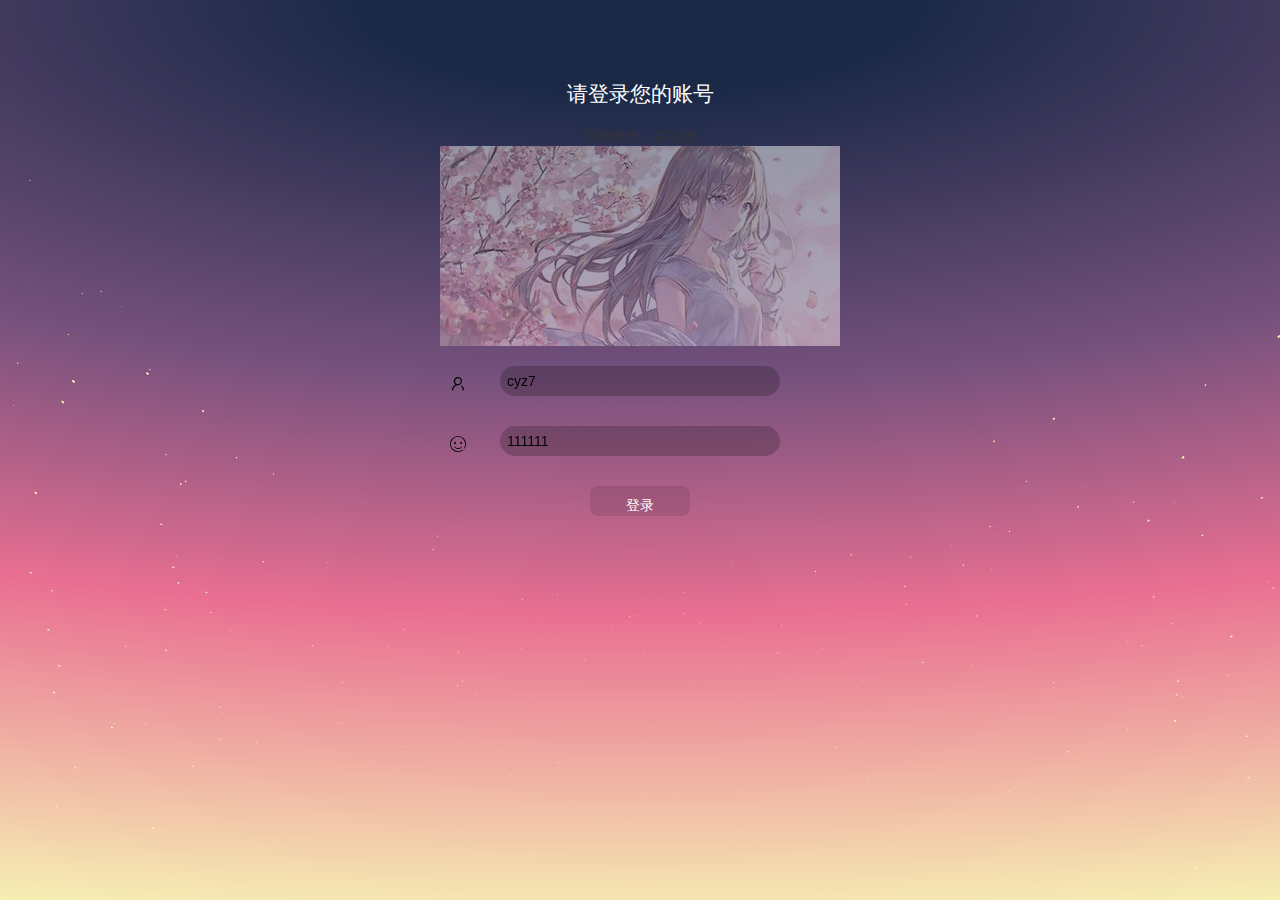
<file: login.html>
<!DOCTYPE html>
<html lang="en">
<head>
    <meta charset="UTF-8">
    <meta http-equiv="X-UA-Compatible" content="IE=edge">
    <meta name="viewport" content="width=device-width, initial-scale=1.0">
    <title>登录/注册</title>
    <!-- 引入layui.css -->
    <link rel="stylesheet" href="/assets/lib/layui/css/layui.css">
    <!-- 本页面的css -->
    <link rel="stylesheet" href="/assets/css/login.css">
</head>
<body>
    <!--背景层，不要删除，不然没有作用-->
    <div class="stars"></div>  
    <!-- 登录/注册区域 -->
    <div class="table">
        <!-- 登录区域 -->
        <div class="login">
            <div class="login_title">
                <h2 style="color: white; margin-bottom: 20px;">请登录您的账号</h2>
                <a href="javascript:;" id="login_reg">没有账号，去注册</a>
            </div>
            <div style="width: 100%;height: 200px;background: url(/assets/images/登录.jpg) no-repeat;background-size: 100%;opacity: 0.5;"></div>
            <!-- 表单 -->
            <form class="layui-form" id="form_login">
                <div class="layui-form-item">
                    <i class="layui-icon layui-icon-username"></i>
                    <input type="text" name="username" value="cyz7" class="name" required lay-verify="required" placeholder="请输入用户名" autocomplete="off" class="layui-input" />
                </div>
                <div class="layui-form-item">
                    <i class="layui-icon layui-icon-face-smile"></i>   
                    <input type="text" name="password" value="111111" class="name" required lay-verify="required|pwd" placeholder="请输入密码" autocomplete="off" class="layui-input" />
                </div>
                <button class="layui-btn layui-btn-fluid layui-btn-normal btn" lay-submit>登录</button>
            </form>
        </div>
        <!-- 注册区域 -->
        <div class="reg">
            <div class="login_title">
                <h2 style="color: white; margin-bottom: 20px;">请注册一个新的账号</h2>
                <a href="javascript:;" id="reg_login">已有账号，去登录</a>
            </div>
            <div style="width: 100%;height: 200px;background: url(/assets/images/注册.png) no-repeat;background-size: 100%;opacity: 0.5;"></div>
            <!-- 表单 -->
            <form class="layui-form" id="form_reg">
                <div class="layui-form-item">
                    <i class="layui-icon layui-icon-username"></i>   
                    <input type="text" name="username" class="name" required lay-verify="required" placeholder="请输入用户名" autocomplete="off" class="layui-input" />
                </div>
                <div class="layui-form-item">
                    <i class="layui-icon layui-icon-face-smile"></i>   
                    <input type="text" name="password" class="name" required lay-verify="required|pwd" placeholder="请输入密码" autocomplete="off" class="layui-input" />
                </div>
                <div class="layui-form-item">
                    <i class="layui-icon layui-icon-password"></i>   
                    <input type="text" name="repassword" class="name" required lay-verify="required|pwd|repwd" placeholder="再次确认密码" autocomplete="off" class="layui-input" />
                </div>
                <button class="layui-btn layui-btn-fluid layui-btn-normal btn" lay-submit>注册</button>
            </form>
        </div>
    </div>

    <!-- 引入layui -->
    <script src="/assets/lib/layui/layui.all.js"></script>
    <!-- 引入jquery.js -->
    <script src="/assets/lib/jquery.js"></script>
    <script src="/assets/js/baseAPI.js"></script>
    <!-- 引入本页面的js -->
    <script src="/assets/js/login.js"></script>
</body>
</html>
</file>
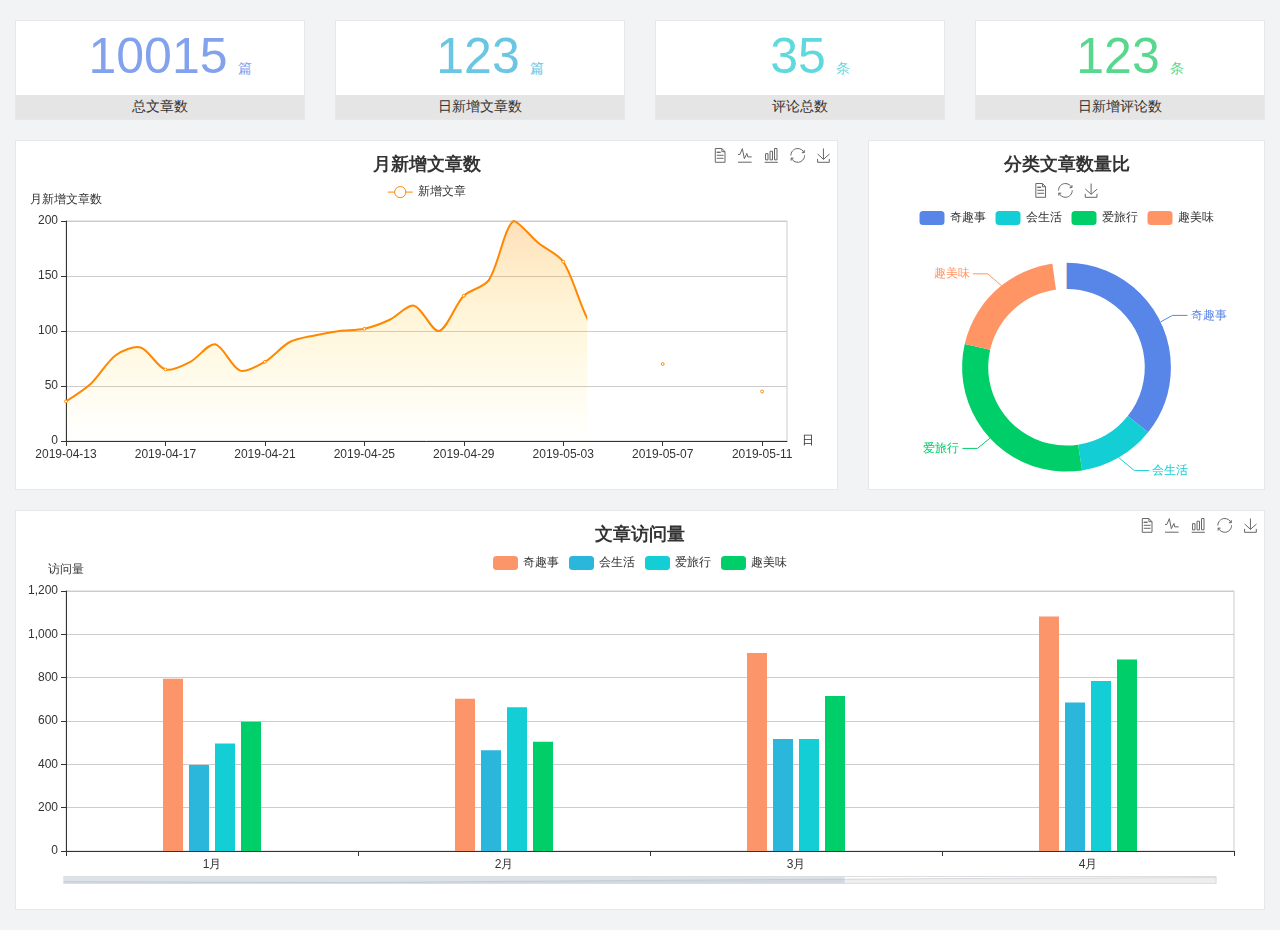
<file: home/dashboard.html>
<!DOCTYPE html>
<html lang="en">

<head>
  <meta charset="UTF-8">
  <meta name="viewport" content="width=device-width, initial-scale=1.0">
  <meta http-equiv="X-UA-Compatible" content="ie=edge">
  <title>图表统计</title>
  <link rel="stylesheet" href="../assets/lib/bootstrap.css" />
  <link rel="stylesheet" href="../assets/lib/main.css" />
  <script src="../assets/lib/jquery.js"></script>
  <script type="text/javascript" src="../assets/lib/echarts.min.js"></script>
</head>

<body>
  <div class="container-fluid">
    <div class="row spannel_list">
      <div class="col-sm-3 col-xs-6">
        <div class="spannel">
          <em>10015</em><span>篇</span>
          <b>总文章数</b>
        </div>
      </div>
      <div class="col-sm-3 col-xs-6">
        <div class="spannel scolor01">
          <em>123</em><span>篇</span>
          <b>日新增文章数</b>
        </div>
      </div>
      <div class="col-sm-3 col-xs-6">
        <div class="spannel scolor02">
          <em>35</em><span>条</span>
          <b>评论总数</b>
        </div>
      </div>
      <div class="col-sm-3 col-xs-6">
        <div class="spannel scolor03">
          <em>123</em><span>条</span>
          <b>日新增评论数</b>
        </div>
      </div>
    </div>
  </div>

  <div class="container-fluid">
    <div class="row curve-pie">
      <div class="col-lg-8 col-md-8">
        <div class="gragh_pannel" id="curve_show"></div>
      </div>
      <div class="col-lg-4 col-md-4">
        <div class="gragh_pannel" id="pie_show"></div>
      </div>
    </div>
  </div>

  <div class="container-fluid">
    <div class="column_pannel" id="column_show"></div>
  </div>

  <script>
    var oChart = echarts.init(document.getElementById('curve_show'));
    var aList_all = [
      { 'count': 36, 'date': '2019-04-13' },
      { 'count': 52, 'date': '2019-04-14' },
      { 'count': 78, 'date': '2019-04-15' },
      { 'count': 85, 'date': '2019-04-16' },
      { 'count': 65, 'date': '2019-04-17' },
      { 'count': 72, 'date': '2019-04-18' },
      { 'count': 88, 'date': '2019-04-19' },
      { 'count': 64, 'date': '2019-04-20' },
      { 'count': 72, 'date': '2019-04-21' },
      { 'count': 90, 'date': '2019-04-22' },
      { 'count': 96, 'date': '2019-04-23' },
      { 'count': 100, 'date': '2019-04-24' },
      { 'count': 102, 'date': '2019-04-25' },
      { 'count': 110, 'date': '2019-04-26' },
      { 'count': 123, 'date': '2019-04-27' },
      { 'count': 100, 'date': '2019-04-28' },
      { 'count': 132, 'date': '2019-04-29' },
      { 'count': 146, 'date': '2019-04-30' },
      { 'count': 200, 'date': '2019-05-01' },
      { 'count': 180, 'date': '2019-05-02' },
      { 'count': 163, 'date': '2019-05-03' },
      { 'count': 110, 'date': '2019-05-04' },
      { 'count': 80, 'date': '2019-05-05' },
      { 'count': 82, 'date': '2019-05-06' },
      { 'count': 70, 'date': '2019-05-07' },
      { 'count': 65, 'date': '2019-05-08' },
      { 'count': 54, 'date': '2019-05-09' },
      { 'count': 40, 'date': '2019-05-10' },
      { 'count': 45, 'date': '2019-05-11' },
      { 'count': 38, 'date': '2019-05-12' },
    ];

    let aCount = [];
    let aDate = [];

    for (var i = 0; i < aList_all.length; i++) {
      aCount.push(aList_all[i].count);
      aDate.push(aList_all[i].date);
    }

    var chartopt = {
      title: {
        text: '月新增文章数',
        left: 'center',
        top: '10'
      },
      tooltip: {
        trigger: 'axis'
      },
      legend: {
        data: ['新增文章'],
        top: '40'
      },
      toolbox: {
        show: true,
        feature: {
          mark: { show: true },
          dataView: { show: true, readOnly: false },
          magicType: { show: true, type: ['line', 'bar'] },
          restore: { show: true },
          saveAsImage: { show: true }
        }
      },
      calculable: true,
      xAxis: [
        {
          name: '日',
          type: 'category',
          boundaryGap: false,
          data: aDate
        }
      ],
      yAxis: [
        {
          name: '月新增文章数',
          type: 'value'
        }
      ],
      series: [
        {
          name: '新增文章',
          type: 'line',
          smooth: true,
          itemStyle: { normal: { areaStyle: { type: 'default' }, color: '#f80' }, lineStyle: { color: '#f80' } },
          data: aCount
        }],
      areaStyle: {
        normal: {
          color: new echarts.graphic.LinearGradient(0, 0, 0, 1, [{
            offset: 0,
            color: 'rgba(255,136,0,0.39)'
          }, {
            offset: .34,
            color: 'rgba(255,180,0,0.25)'
          }, {
            offset: 1,
            color: 'rgba(255,222,0,0.00)'
          }])

        }
      },
      grid: {
        show: true,
        x: 50,
        x2: 50,
        y: 80,
        height: 220
      }
    };

    oChart.setOption(chartopt);


    var oPie = echarts.init(document.getElementById('pie_show'));
    var oPieopt =
    {
      title: {
        top: 10,
        text: '分类文章数量比',
        x: 'center'
      },
      tooltip: {
        trigger: 'item',
        formatter: "{a} <br/>{b} : {c} ({d}%)"
      },
      color: ['#5885e8', '#13cfd5', '#00ce68', '#ff9565'],
      legend: {
        x: 'center',
        top: 65,
        data: ['奇趣事', '会生活', '爱旅行', '趣美味']
      },
      toolbox: {
        show: true,
        x: 'center',
        top: 35,
        feature: {
          mark: { show: true },
          dataView: { show: true, readOnly: false },
          magicType: {
            show: true,
            type: ['pie', 'funnel'],
            option: {
              funnel: {
                x: '25%',
                width: '50%',
                funnelAlign: 'left',
                max: 1548
              }
            }
          },
          restore: { show: true },
          saveAsImage: { show: true }
        }
      },
      calculable: true,
      series: [
        {
          name: '访问来源',
          type: 'pie',
          radius: ['45%', '60%'],
          center: ['50%', '65%'],
          data: [
            { value: 300, name: '奇趣事' },
            { value: 100, name: '会生活' },
            { value: 260, name: '爱旅行' },
            { value: 180, name: '趣美味' }
          ]
        }
      ]
    };
    oPie.setOption(oPieopt);



    var oColumn = this.echarts.init(document.getElementById('column_show'));
    var oColumnopt =
    {
      title: {
        text: '文章访问量',
        left: 'center',
        top: '10'
      },
      tooltip: {
        trigger: 'axis'
      },
      legend: {
        data: ['奇趣事', '会生活', '爱旅行', '趣美味'],
        top: '40'
      },
      toolbox: {
        show: true,
        feature: {
          mark: { show: true },
          dataView: { show: true, readOnly: false },
          magicType: { show: true, type: ['line', 'bar'] },
          restore: { show: true },
          saveAsImage: { show: true }
        }
      },
      calculable: true,
      xAxis: [
        {
          type: 'category',
          data: ['1月', '2月', '3月', '4月', '5月']
        }
      ],
      yAxis: [
        {
          name: '访问量',
          type: 'value'
        }
      ],
      series: [
        {
          name: '奇趣事',
          type: 'bar',
          barWidth: 20,
          itemStyle: {
            normal: { areaStyle: { type: 'default' }, color: '#fd956a' }
          },
          data: [800, 708, 920, 1090, 1200]
        },
        {
          name: '会生活',
          type: 'bar',
          barWidth: 20,
          itemStyle: {
            normal: { areaStyle: { type: 'default' }, color: '#2bb6db' }
          },
          data: [400, 468, 520, 690, 800]
        },
        {
          name: '爱旅行',
          type: 'bar',
          barWidth: 20,
          itemStyle: {
            normal: { areaStyle: { type: 'default' }, color: '#13cfd5' }
          },
          data: [500, 668, 520, 790, 900]
        },
        {
          name: '趣美味',
          type: 'bar',
          barWidth: 20,
          itemStyle: {
            normal: { areaStyle: { type: 'default' }, color: '#00ce68' }
          },
          data: [600, 508, 720, 890, 1000]
        }
      ],
      grid: {
        show: true,
        x: 50,
        x2: 30,
        y: 80,
        height: 260
      },
      dataZoom: [//给x轴设置滚动条
        {
          start: 0,//默认为0
          end: 100 - 1000 / 31,//默认为100
          type: 'slider',
          show: true,
          xAxisIndex: [0],
          handleSize: 0,//滑动条的 左右2个滑动条的大小
          height: 8,//组件高度
          left: 45, //左边的距离
          right: 50,//右边的距离
          bottom: 26,//右边的距离
          handleColor: '#ddd',//h滑动图标的颜色
          handleStyle: {
            borderColor: "#cacaca",
            borderWidth: "1",
            shadowBlur: 2,
            background: "#ddd",
            shadowColor: "#ddd",
          }
        }]
    };
    oColumn.setOption(oColumnopt);
  </script>
</body>

</html>
</file>
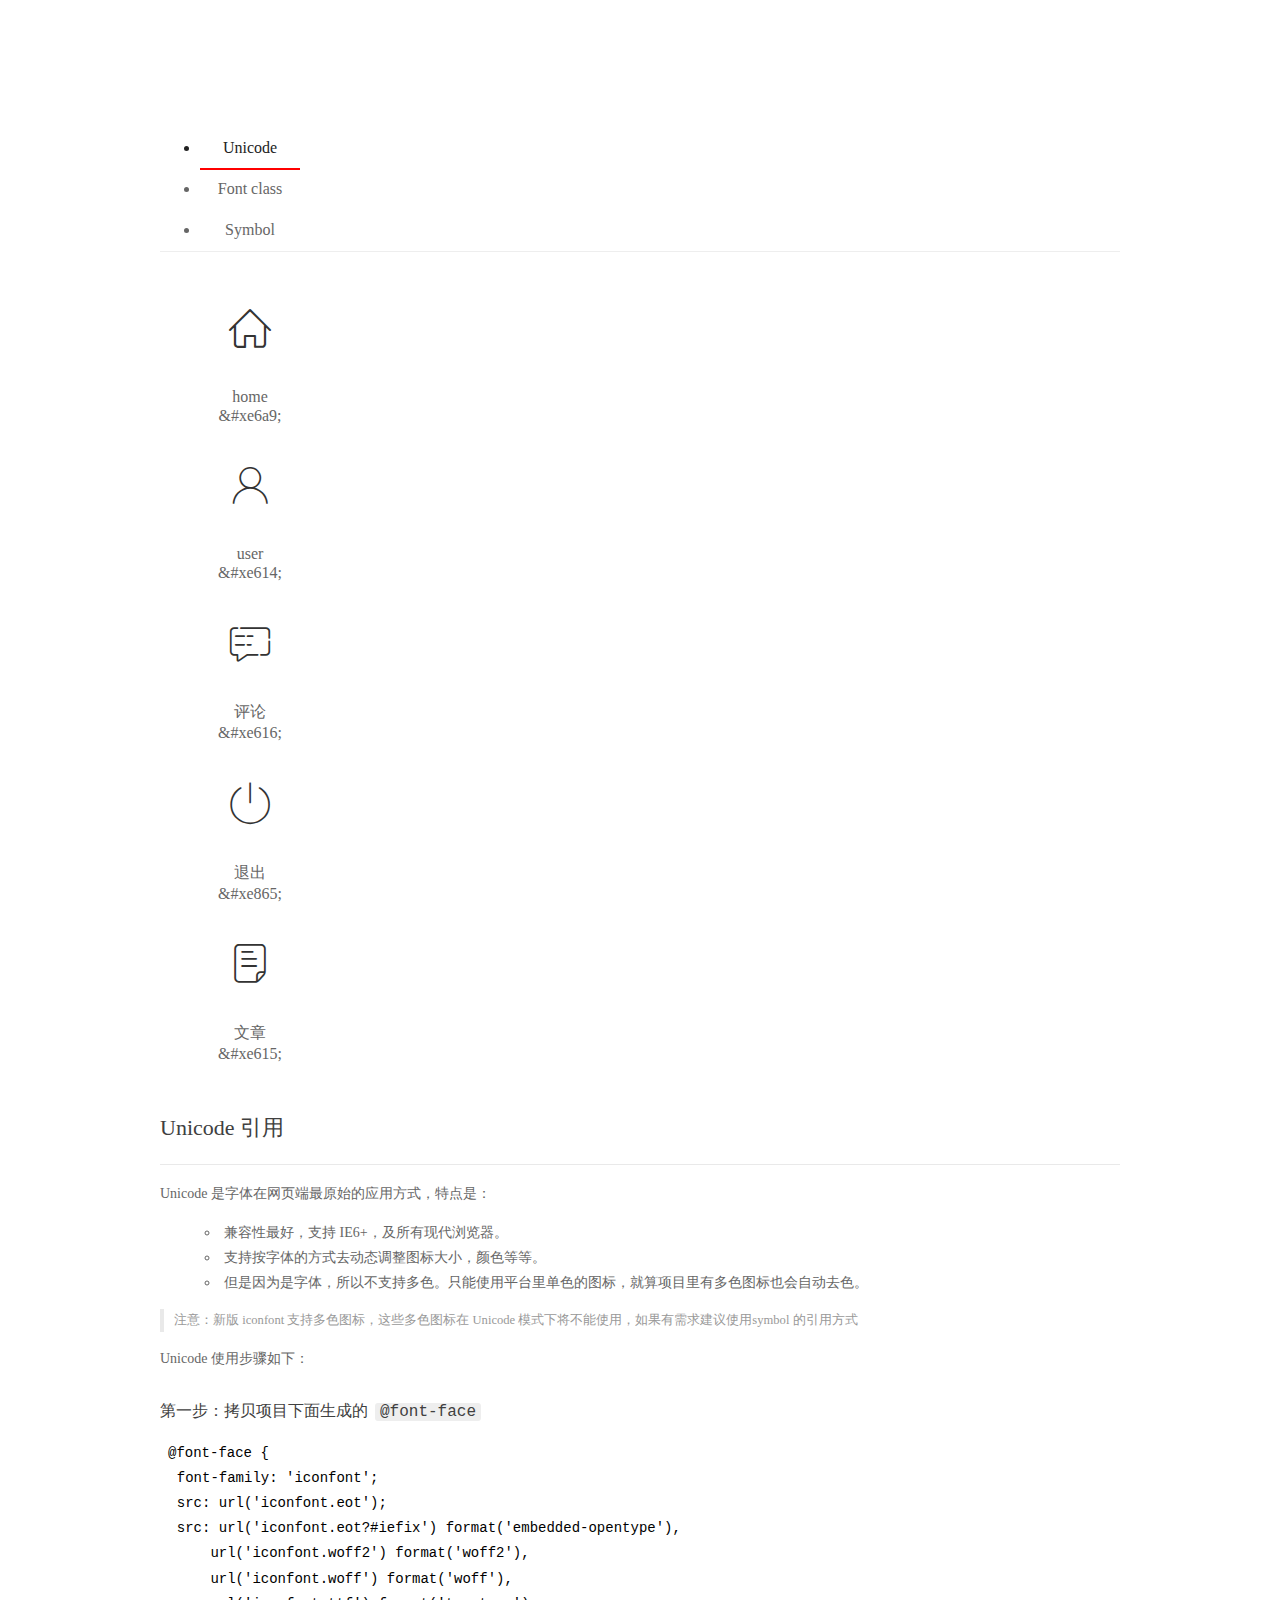
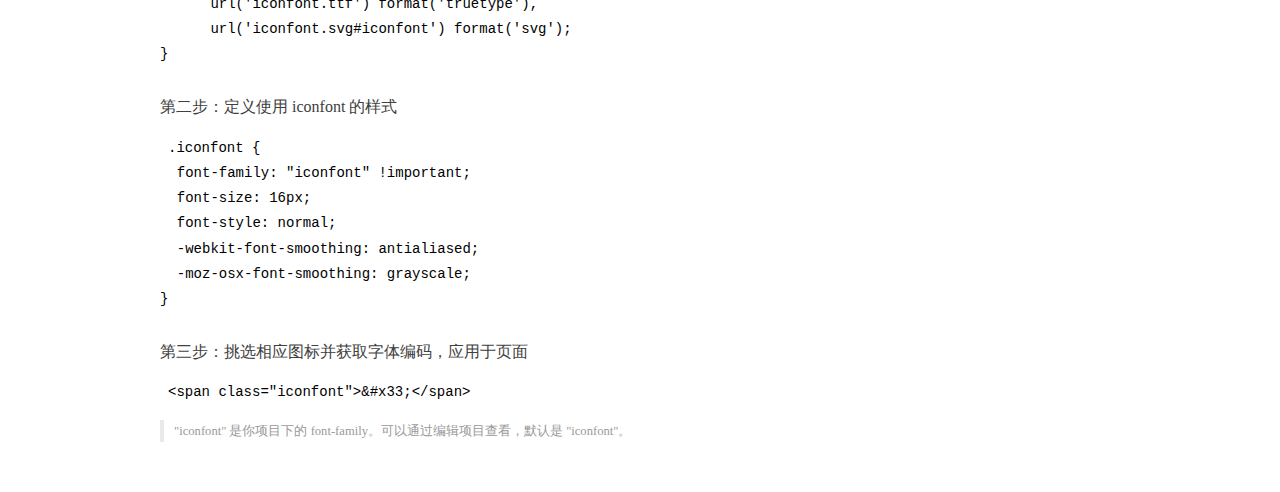
<file: assets/fonts/demo_index.html>
<!DOCTYPE html>
<html>
<head>
  <meta charset="utf-8"/>
  <title>IconFont Demo</title>
  <link rel="shortcut icon" href="https://gtms04.alicdn.com/tps/i4/TB1_oz6GVXXXXaFXpXXJDFnIXXX-64-64.ico" type="image/x-icon"/>
  <link rel="stylesheet" href="https://g.alicdn.com/thx/cube/1.3.2/cube.min.css">
  <link rel="stylesheet" href="demo.css">
  <link rel="stylesheet" href="iconfont.css">
  <script src="iconfont.js"></script>
  <!-- jQuery -->
  <script src="https://a1.alicdn.com/oss/uploads/2018/12/26/7bfddb60-08e8-11e9-9b04-53e73bb6408b.js"></script>
  <!-- 代码高亮 -->
  <script src="https://a1.alicdn.com/oss/uploads/2018/12/26/a3f714d0-08e6-11e9-8a15-ebf944d7534c.js"></script>
</head>
<body>
  <div class="main">
    <h1 class="logo"><a href="https://www.iconfont.cn/" title="iconfont 首页" target="_blank">&#xe86b;</a></h1>
    <div class="nav-tabs">
      <ul id="tabs" class="dib-box">
        <li class="dib active"><span>Unicode</span></li>
        <li class="dib"><span>Font class</span></li>
        <li class="dib"><span>Symbol</span></li>
      </ul>
      
    </div>
    <div class="tab-container">
      <div class="content unicode" style="display: block;">
          <ul class="icon_lists dib-box">
          
            <li class="dib">
              <span class="icon iconfont">&#xe6a9;</span>
                <div class="name">home</div>
                <div class="code-name">&amp;#xe6a9;</div>
              </li>
          
            <li class="dib">
              <span class="icon iconfont">&#xe614;</span>
                <div class="name">user</div>
                <div class="code-name">&amp;#xe614;</div>
              </li>
          
            <li class="dib">
              <span class="icon iconfont">&#xe616;</span>
                <div class="name">评论</div>
                <div class="code-name">&amp;#xe616;</div>
              </li>
          
            <li class="dib">
              <span class="icon iconfont">&#xe865;</span>
                <div class="name">退出</div>
                <div class="code-name">&amp;#xe865;</div>
              </li>
          
            <li class="dib">
              <span class="icon iconfont">&#xe615;</span>
                <div class="name">文章</div>
                <div class="code-name">&amp;#xe615;</div>
              </li>
          
          </ul>
          <div class="article markdown">
          <h2 id="unicode-">Unicode 引用</h2>
          <hr>

          <p>Unicode 是字体在网页端最原始的应用方式，特点是：</p>
          <ul>
            <li>兼容性最好，支持 IE6+，及所有现代浏览器。</li>
            <li>支持按字体的方式去动态调整图标大小，颜色等等。</li>
            <li>但是因为是字体，所以不支持多色。只能使用平台里单色的图标，就算项目里有多色图标也会自动去色。</li>
          </ul>
          <blockquote>
            <p>注意：新版 iconfont 支持多色图标，这些多色图标在 Unicode 模式下将不能使用，如果有需求建议使用symbol 的引用方式</p>
          </blockquote>
          <p>Unicode 使用步骤如下：</p>
          <h3 id="-font-face">第一步：拷贝项目下面生成的 <code>@font-face</code></h3>
<pre><code class="language-css"
>@font-face {
  font-family: 'iconfont';
  src: url('iconfont.eot');
  src: url('iconfont.eot?#iefix') format('embedded-opentype'),
      url('iconfont.woff2') format('woff2'),
      url('iconfont.woff') format('woff'),
      url('iconfont.ttf') format('truetype'),
      url('iconfont.svg#iconfont') format('svg');
}
</code></pre>
          <h3 id="-iconfont-">第二步：定义使用 iconfont 的样式</h3>
<pre><code class="language-css"
>.iconfont {
  font-family: "iconfont" !important;
  font-size: 16px;
  font-style: normal;
  -webkit-font-smoothing: antialiased;
  -moz-osx-font-smoothing: grayscale;
}
</code></pre>
          <h3 id="-">第三步：挑选相应图标并获取字体编码，应用于页面</h3>
<pre>
<code class="language-html"
>&lt;span class="iconfont"&gt;&amp;#x33;&lt;/span&gt;
</code></pre>
          <blockquote>
            <p>"iconfont" 是你项目下的 font-family。可以通过编辑项目查看，默认是 "iconfont"。</p>
          </blockquote>
          </div>
      </div>
      <div class="content font-class">
        <ul class="icon_lists dib-box">
          
          <li class="dib">
            <span class="icon iconfont icon-home"></span>
            <div class="name">
              home
            </div>
            <div class="code-name">.icon-home
            </div>
          </li>
          
          <li class="dib">
            <span class="icon iconfont icon-user"></span>
            <div class="name">
              user
            </div>
            <div class="code-name">.icon-user
            </div>
          </li>
          
          <li class="dib">
            <span class="icon iconfont icon-pinglun"></span>
            <div class="name">
              评论
            </div>
            <div class="code-name">.icon-pinglun
            </div>
          </li>
          
          <li class="dib">
            <span class="icon iconfont icon-tuichu"></span>
            <div class="name">
              退出
            </div>
            <div class="code-name">.icon-tuichu
            </div>
          </li>
          
          <li class="dib">
            <span class="icon iconfont icon-16"></span>
            <div class="name">
              文章
            </div>
            <div class="code-name">.icon-16
            </div>
          </li>
          
        </ul>
        <div class="article markdown">
        <h2 id="font-class-">font-class 引用</h2>
        <hr>

        <p>font-class 是 Unicode 使用方式的一种变种，主要是解决 Unicode 书写不直观，语意不明确的问题。</p>
        <p>与 Unicode 使用方式相比，具有如下特点：</p>
        <ul>
          <li>兼容性良好，支持 IE8+，及所有现代浏览器。</li>
          <li>相比于 Unicode 语意明确，书写更直观。可以很容易分辨这个 icon 是什么。</li>
          <li>因为使用 class 来定义图标，所以当要替换图标时，只需要修改 class 里面的 Unicode 引用。</li>
          <li>不过因为本质上还是使用的字体，所以多色图标还是不支持的。</li>
        </ul>
        <p>使用步骤如下：</p>
        <h3 id="-fontclass-">第一步：引入项目下面生成的 fontclass 代码：</h3>
<pre><code class="language-html">&lt;link rel="stylesheet" href="./iconfont.css"&gt;
</code></pre>
        <h3 id="-">第二步：挑选相应图标并获取类名，应用于页面：</h3>
<pre><code class="language-html">&lt;span class="iconfont icon-xxx"&gt;&lt;/span&gt;
</code></pre>
        <blockquote>
          <p>"
            iconfont" 是你项目下的 font-family。可以通过编辑项目查看，默认是 "iconfont"。</p>
        </blockquote>
      </div>
      </div>
      <div class="content symbol">
          <ul class="icon_lists dib-box">
          
            <li class="dib">
                <svg class="icon svg-icon" aria-hidden="true">
                  <use xlink:href="#icon-home"></use>
                </svg>
                <div class="name">home</div>
                <div class="code-name">#icon-home</div>
            </li>
          
            <li class="dib">
                <svg class="icon svg-icon" aria-hidden="true">
                  <use xlink:href="#icon-user"></use>
                </svg>
                <div class="name">user</div>
                <div class="code-name">#icon-user</div>
            </li>
          
            <li class="dib">
                <svg class="icon svg-icon" aria-hidden="true">
                  <use xlink:href="#icon-pinglun"></use>
                </svg>
                <div class="name">评论</div>
                <div class="code-name">#icon-pinglun</div>
            </li>
          
            <li class="dib">
                <svg class="icon svg-icon" aria-hidden="true">
                  <use xlink:href="#icon-tuichu"></use>
                </svg>
                <div class="name">退出</div>
                <div class="code-name">#icon-tuichu</div>
            </li>
          
            <li class="dib">
                <svg class="icon svg-icon" aria-hidden="true">
                  <use xlink:href="#icon-16"></use>
                </svg>
                <div class="name">文章</div>
                <div class="code-name">#icon-16</div>
            </li>
          
          </ul>
          <div class="article markdown">
          <h2 id="symbol-">Symbol 引用</h2>
          <hr>

          <p>这是一种全新的使用方式，应该说这才是未来的主流，也是平台目前推荐的用法。相关介绍可以参考这篇<a href="">文章</a>
            这种用法其实是做了一个 SVG 的集合，与另外两种相比具有如下特点：</p>
          <ul>
            <li>支持多色图标了，不再受单色限制。</li>
            <li>通过一些技巧，支持像字体那样，通过 <code>font-size</code>, <code>color</code> 来调整样式。</li>
            <li>兼容性较差，支持 IE9+，及现代浏览器。</li>
            <li>浏览器渲染 SVG 的性能一般，还不如 png。</li>
          </ul>
          <p>使用步骤如下：</p>
          <h3 id="-symbol-">第一步：引入项目下面生成的 symbol 代码：</h3>
<pre><code class="language-html">&lt;script src="./iconfont.js"&gt;&lt;/script&gt;
</code></pre>
          <h3 id="-css-">第二步：加入通用 CSS 代码（引入一次就行）：</h3>
<pre><code class="language-html">&lt;style&gt;
.icon {
  width: 1em;
  height: 1em;
  vertical-align: -0.15em;
  fill: currentColor;
  overflow: hidden;
}
&lt;/style&gt;
</code></pre>
          <h3 id="-">第三步：挑选相应图标并获取类名，应用于页面：</h3>
<pre><code class="language-html">&lt;svg class="icon" aria-hidden="true"&gt;
  &lt;use xlink:href="#icon-xxx"&gt;&lt;/use&gt;
&lt;/svg&gt;
</code></pre>
          </div>
      </div>

    </div>
  </div>
  <script>
  $(document).ready(function () {
      $('.tab-container .content:first').show()

      $('#tabs li').click(function (e) {
        var tabContent = $('.tab-container .content')
        var index = $(this).index()

        if ($(this).hasClass('active')) {
          return
        } else {
          $('#tabs li').removeClass('active')
          $(this).addClass('active')

          tabContent.hide().eq(index).fadeIn()
        }
      })
    })
  </script>
</body>
</html>
</file>
<file: assets/lib/layui/css/layui.css>
/** layui-v2.5.5 MIT License By https://www.layui.com */
 .layui-inline,img{display:inline-block;vertical-align:middle}h1,h2,h3,h4,h5,h6{font-weight:400}.layui-edge,.layui-header,.layui-inline,.layui-main{position:relative}.layui-body,.layui-edge,.layui-elip{overflow:hidden}.layui-btn,.layui-edge,.layui-inline,img{vertical-align:middle}.layui-btn,.layui-disabled,.layui-icon,.layui-unselect{-moz-user-select:none;-webkit-user-select:none;-ms-user-select:none}.layui-elip,.layui-form-checkbox span,.layui-form-pane .layui-form-label{text-overflow:ellipsis;white-space:nowrap}.layui-breadcrumb,.layui-tree-btnGroup{visibility:hidden}blockquote,body,button,dd,div,dl,dt,form,h1,h2,h3,h4,h5,h6,input,li,ol,p,pre,td,textarea,th,ul{margin:0;padding:0;-webkit-tap-highlight-color:rgba(0,0,0,0)}a:active,a:hover{outline:0}img{border:none}li{list-style:none}table{border-collapse:collapse;border-spacing:0}h4,h5,h6{font-size:100%}button,input,optgroup,option,select,textarea{font-family:inherit;font-size:inherit;font-style:inherit;font-weight:inherit;outline:0}pre{white-space:pre-wrap;white-space:-moz-pre-wrap;white-space:-pre-wrap;white-space:-o-pre-wrap;word-wrap:break-word}body{line-height:24px;font:14px Helvetica Neue,Helvetica,PingFang SC,Tahoma,Arial,sans-serif}hr{height:1px;margin:10px 0;border:0;clear:both}a{color:#333;text-decoration:none}a:hover{color:#777}a cite{font-style:normal;*cursor:pointer}.layui-border-box,.layui-border-box *{box-sizing:border-box}.layui-box,.layui-box *{box-sizing:content-box}.layui-clear{clear:both;*zoom:1}.layui-clear:after{content:'\20';clear:both;*zoom:1;display:block;height:0}.layui-inline{*display:inline;*zoom:1}.layui-edge{display:inline-block;width:0;height:0;border-width:6px;border-style:dashed;border-color:transparent}.layui-edge-top{top:-4px;border-bottom-color:#999;border-bottom-style:solid}.layui-edge-right{border-left-color:#999;border-left-style:solid}.layui-edge-bottom{top:2px;border-top-color:#999;border-top-style:solid}.layui-edge-left{border-right-color:#999;border-right-style:solid}.layui-disabled,.layui-disabled:hover{color:#d2d2d2!important;cursor:not-allowed!important}.layui-circle{border-radius:100%}.layui-show{display:block!important}.layui-hide{display:none!important}@font-face{font-family:layui-icon;src:url(../font/iconfont.eot?v=250);src:url(../font/iconfont.eot?v=250#iefix) format('embedded-opentype'),url(../font/iconfont.woff2?v=250) format('woff2'),url(../font/iconfont.woff?v=250) format('woff'),url(../font/iconfont.ttf?v=250) format('truetype'),url(../font/iconfont.svg?v=250#layui-icon) format('svg')}.layui-icon{font-family:layui-icon!important;font-size:16px;font-style:normal;-webkit-font-smoothing:antialiased;-moz-osx-font-smoothing:grayscale}.layui-icon-reply-fill:before{content:"\e611"}.layui-icon-set-fill:before{content:"\e614"}.layui-icon-menu-fill:before{content:"\e60f"}.layui-icon-search:before{content:"\e615"}.layui-icon-share:before{content:"\e641"}.layui-icon-set-sm:before{content:"\e620"}.layui-icon-engine:before{content:"\e628"}.layui-icon-close:before{content:"\1006"}.layui-icon-close-fill:before{content:"\1007"}.layui-icon-chart-screen:before{content:"\e629"}.layui-icon-star:before{content:"\e600"}.layui-icon-circle-dot:before{content:"\e617"}.layui-icon-chat:before{content:"\e606"}.layui-icon-release:before{content:"\e609"}.layui-icon-list:before{content:"\e60a"}.layui-icon-chart:before{content:"\e62c"}.layui-icon-ok-circle:before{content:"\1005"}.layui-icon-layim-theme:before{content:"\e61b"}.layui-icon-table:before{content:"\e62d"}.layui-icon-right:before{content:"\e602"}.layui-icon-left:before{content:"\e603"}.layui-icon-cart-simple:before{content:"\e698"}.layui-icon-face-cry:before{content:"\e69c"}.layui-icon-face-smile:before{content:"\e6af"}.layui-icon-survey:before{content:"\e6b2"}.layui-icon-tree:before{content:"\e62e"}.layui-icon-upload-circle:before{content:"\e62f"}.layui-icon-add-circle:before{content:"\e61f"}.layui-icon-download-circle:before{content:"\e601"}.layui-icon-templeate-1:before{content:"\e630"}.layui-icon-util:before{content:"\e631"}.layui-icon-face-surprised:before{content:"\e664"}.layui-icon-edit:before{content:"\e642"}.layui-icon-speaker:before{content:"\e645"}.layui-icon-down:before{content:"\e61a"}.layui-icon-file:before{content:"\e621"}.layui-icon-layouts:before{content:"\e632"}.layui-icon-rate-half:before{content:"\e6c9"}.layui-icon-add-circle-fine:before{content:"\e608"}.layui-icon-prev-circle:before{content:"\e633"}.layui-icon-read:before{content:"\e705"}.layui-icon-404:before{content:"\e61c"}.layui-icon-carousel:before{content:"\e634"}.layui-icon-help:before{content:"\e607"}.layui-icon-code-circle:before{content:"\e635"}.layui-icon-water:before{content:"\e636"}.layui-icon-username:before{content:"\e66f"}.layui-icon-find-fill:before{content:"\e670"}.layui-icon-about:before{content:"\e60b"}.layui-icon-location:before{content:"\e715"}.layui-icon-up:before{content:"\e619"}.layui-icon-pause:before{content:"\e651"}.layui-icon-date:before{content:"\e637"}.layui-icon-layim-uploadfile:before{content:"\e61d"}.layui-icon-delete:before{content:"\e640"}.layui-icon-play:before{content:"\e652"}.layui-icon-top:before{content:"\e604"}.layui-icon-friends:before{content:"\e612"}.layui-icon-refresh-3:before{content:"\e9aa"}.layui-icon-ok:before{content:"\e605"}.layui-icon-layer:before{content:"\e638"}.layui-icon-face-smile-fine:before{content:"\e60c"}.layui-icon-dollar:before{content:"\e659"}.layui-icon-group:before{content:"\e613"}.layui-icon-layim-download:before{content:"\e61e"}.layui-icon-picture-fine:before{content:"\e60d"}.layui-icon-link:before{content:"\e64c"}.layui-icon-diamond:before{content:"\e735"}.layui-icon-log:before{content:"\e60e"}.layui-icon-rate-solid:before{content:"\e67a"}.layui-icon-fonts-del:before{content:"\e64f"}.layui-icon-unlink:before{content:"\e64d"}.layui-icon-fonts-clear:before{content:"\e639"}.layui-icon-triangle-r:before{content:"\e623"}.layui-icon-circle:before{content:"\e63f"}.layui-icon-radio:before{content:"\e643"}.layui-icon-align-center:before{content:"\e647"}.layui-icon-align-right:before{content:"\e648"}.layui-icon-align-left:before{content:"\e649"}.layui-icon-loading-1:before{content:"\e63e"}.layui-icon-return:before{content:"\e65c"}.layui-icon-fonts-strong:before{content:"\e62b"}.layui-icon-upload:before{content:"\e67c"}.layui-icon-dialogue:before{content:"\e63a"}.layui-icon-video:before{content:"\e6ed"}.layui-icon-headset:before{content:"\e6fc"}.layui-icon-cellphone-fine:before{content:"\e63b"}.layui-icon-add-1:before{content:"\e654"}.layui-icon-face-smile-b:before{content:"\e650"}.layui-icon-fonts-html:before{content:"\e64b"}.layui-icon-form:before{content:"\e63c"}.layui-icon-cart:before{content:"\e657"}.layui-icon-camera-fill:before{content:"\e65d"}.layui-icon-tabs:before{content:"\e62a"}.layui-icon-fonts-code:before{content:"\e64e"}.layui-icon-fire:before{content:"\e756"}.layui-icon-set:before{content:"\e716"}.layui-icon-fonts-u:before{content:"\e646"}.layui-icon-triangle-d:before{content:"\e625"}.layui-icon-tips:before{content:"\e702"}.layui-icon-picture:before{content:"\e64a"}.layui-icon-more-vertical:before{content:"\e671"}.layui-icon-flag:before{content:"\e66c"}.layui-icon-loading:before{content:"\e63d"}.layui-icon-fonts-i:before{content:"\e644"}.layui-icon-refresh-1:before{content:"\e666"}.layui-icon-rmb:before{content:"\e65e"}.layui-icon-home:before{content:"\e68e"}.layui-icon-user:before{content:"\e770"}.layui-icon-notice:before{content:"\e667"}.layui-icon-login-weibo:before{content:"\e675"}.layui-icon-voice:before{content:"\e688"}.layui-icon-upload-drag:before{content:"\e681"}.layui-icon-login-qq:before{content:"\e676"}.layui-icon-snowflake:before{content:"\e6b1"}.layui-icon-file-b:before{content:"\e655"}.layui-icon-template:before{content:"\e663"}.layui-icon-auz:before{content:"\e672"}.layui-icon-console:before{content:"\e665"}.layui-icon-app:before{content:"\e653"}.layui-icon-prev:before{content:"\e65a"}.layui-icon-website:before{content:"\e7ae"}.layui-icon-next:before{content:"\e65b"}.layui-icon-component:before{content:"\e857"}.layui-icon-more:before{content:"\e65f"}.layui-icon-login-wechat:before{content:"\e677"}.layui-icon-shrink-right:before{content:"\e668"}.layui-icon-spread-left:before{content:"\e66b"}.layui-icon-camera:before{content:"\e660"}.layui-icon-note:before{content:"\e66e"}.layui-icon-refresh:before{content:"\e669"}.layui-icon-female:before{content:"\e661"}.layui-icon-male:before{content:"\e662"}.layui-icon-password:before{content:"\e673"}.layui-icon-senior:before{content:"\e674"}.layui-icon-theme:before{content:"\e66a"}.layui-icon-tread:before{content:"\e6c5"}.layui-icon-praise:before{content:"\e6c6"}.layui-icon-star-fill:before{content:"\e658"}.layui-icon-rate:before{content:"\e67b"}.layui-icon-template-1:before{content:"\e656"}.layui-icon-vercode:before{content:"\e679"}.layui-icon-cellphone:before{content:"\e678"}.layui-icon-screen-full:before{content:"\e622"}.layui-icon-screen-restore:before{content:"\e758"}.layui-icon-cols:before{content:"\e610"}.layui-icon-export:before{content:"\e67d"}.layui-icon-print:before{content:"\e66d"}.layui-icon-slider:before{content:"\e714"}.layui-icon-addition:before{content:"\e624"}.layui-icon-subtraction:before{content:"\e67e"}.layui-icon-service:before{content:"\e626"}.layui-icon-transfer:before{content:"\e691"}.layui-main{width:1140px;margin:0 auto}.layui-header{z-index:1000;height:60px}.layui-header a:hover{transition:all .5s;-webkit-transition:all .5s}.layui-side{position:fixed;left:0;top:0;bottom:0;z-index:999;width:200px;overflow-x:hidden}.layui-side-scroll{position:relative;width:220px;height:100%;overflow-x:hidden}.layui-body{position:absolute;left:200px;right:0;top:0;bottom:0;z-index:998;width:auto;overflow-y:auto;box-sizing:border-box}.layui-layout-body{overflow:hidden}.layui-layout-admin .layui-header{background-color:#23262E}.layui-layout-admin .layui-side{top:60px;width:200px;overflow-x:hidden}.layui-layout-admin .layui-body{position:fixed;top:60px;bottom:44px}.layui-layout-admin .layui-main{width:auto;margin:0 15px}.layui-layout-admin .layui-footer{position:fixed;left:200px;right:0;bottom:0;height:44px;line-height:44px;padding:0 15px;background-color:#eee}.layui-layout-admin .layui-logo{position:absolute;left:0;top:0;width:200px;height:100%;line-height:60px;text-align:center;color:#009688;font-size:16px}.layui-layout-admin .layui-header .layui-nav{background:0 0}.layui-layout-left{position:absolute!important;left:200px;top:0}.layui-layout-right{position:absolute!important;right:0;top:0}.layui-container{position:relative;margin:0 auto;padding:0 15px;box-sizing:border-box}.layui-fluid{position:relative;margin:0 auto;padding:0 15px}.layui-row:after,.layui-row:before{content:'';display:block;clear:both}.layui-col-lg1,.layui-col-lg10,.layui-col-lg11,.layui-col-lg12,.layui-col-lg2,.layui-col-lg3,.layui-col-lg4,.layui-col-lg5,.layui-col-lg6,.layui-col-lg7,.layui-col-lg8,.layui-col-lg9,.layui-col-md1,.layui-col-md10,.layui-col-md11,.layui-col-md12,.layui-col-md2,.layui-col-md3,.layui-col-md4,.layui-col-md5,.layui-col-md6,.layui-col-md7,.layui-col-md8,.layui-col-md9,.layui-col-sm1,.layui-col-sm10,.layui-col-sm11,.layui-col-sm12,.layui-col-sm2,.layui-col-sm3,.layui-col-sm4,.layui-col-sm5,.layui-col-sm6,.layui-col-sm7,.layui-col-sm8,.layui-col-sm9,.layui-col-xs1,.layui-col-xs10,.layui-col-xs11,.layui-col-xs12,.layui-col-xs2,.layui-col-xs3,.layui-col-xs4,.layui-col-xs5,.layui-col-xs6,.layui-col-xs7,.layui-col-xs8,.layui-col-xs9{position:relative;display:block;box-sizing:border-box}.layui-col-xs1,.layui-col-xs10,.layui-col-xs11,.layui-col-xs12,.layui-col-xs2,.layui-col-xs3,.layui-col-xs4,.layui-col-xs5,.layui-col-xs6,.layui-col-xs7,.layui-col-xs8,.layui-col-xs9{float:left}.layui-col-xs1{width:8.33333333%}.layui-col-xs2{width:16.66666667%}.layui-col-xs3{width:25%}.layui-col-xs4{width:33.33333333%}.layui-col-xs5{width:41.66666667%}.layui-col-xs6{width:50%}.layui-col-xs7{width:58.33333333%}.layui-col-xs8{width:66.66666667%}.layui-col-xs9{width:75%}.layui-col-xs10{width:83.33333333%}.layui-col-xs11{width:91.66666667%}.layui-col-xs12{width:100%}.layui-col-xs-offset1{margin-left:8.33333333%}.layui-col-xs-offset2{margin-left:16.66666667%}.layui-col-xs-offset3{margin-left:25%}.layui-col-xs-offset4{margin-left:33.33333333%}.layui-col-xs-offset5{margin-left:41.66666667%}.layui-col-xs-offset6{margin-left:50%}.layui-col-xs-offset7{margin-left:58.33333333%}.layui-col-xs-offset8{margin-left:66.66666667%}.layui-col-xs-offset9{margin-left:75%}.layui-col-xs-offset10{margin-left:83.33333333%}.layui-col-xs-offset11{margin-left:91.66666667%}.layui-col-xs-offset12{margin-left:100%}@media screen and (max-width:768px){.layui-hide-xs{display:none!important}.layui-show-xs-block{display:block!important}.layui-show-xs-inline{display:inline!important}.layui-show-xs-inline-block{display:inline-block!important}}@media screen and (min-width:768px){.layui-container{width:750px}.layui-hide-sm{display:none!important}.layui-show-sm-block{display:block!important}.layui-show-sm-inline{display:inline!important}.layui-show-sm-inline-block{display:inline-block!important}.layui-col-sm1,.layui-col-sm10,.layui-col-sm11,.layui-col-sm12,.layui-col-sm2,.layui-col-sm3,.layui-col-sm4,.layui-col-sm5,.layui-col-sm6,.layui-col-sm7,.layui-col-sm8,.layui-col-sm9{float:left}.layui-col-sm1{width:8.33333333%}.layui-col-sm2{width:16.66666667%}.layui-col-sm3{width:25%}.layui-col-sm4{width:33.33333333%}.layui-col-sm5{width:41.66666667%}.layui-col-sm6{width:50%}.layui-col-sm7{width:58.33333333%}.layui-col-sm8{width:66.66666667%}.layui-col-sm9{width:75%}.layui-col-sm10{width:83.33333333%}.layui-col-sm11{width:91.66666667%}.layui-col-sm12{width:100%}.layui-col-sm-offset1{margin-left:8.33333333%}.layui-col-sm-offset2{margin-left:16.66666667%}.layui-col-sm-offset3{margin-left:25%}.layui-col-sm-offset4{margin-left:33.33333333%}.layui-col-sm-offset5{margin-left:41.66666667%}.layui-col-sm-offset6{margin-left:50%}.layui-col-sm-offset7{margin-left:58.33333333%}.layui-col-sm-offset8{margin-left:66.66666667%}.layui-col-sm-offset9{margin-left:75%}.layui-col-sm-offset10{margin-left:83.33333333%}.layui-col-sm-offset11{margin-left:91.66666667%}.layui-col-sm-offset12{margin-left:100%}}@media screen and (min-width:992px){.layui-container{width:970px}.layui-hide-md{display:none!important}.layui-show-md-block{display:block!important}.layui-show-md-inline{display:inline!important}.layui-show-md-inline-block{display:inline-block!important}.layui-col-md1,.layui-col-md10,.layui-col-md11,.layui-col-md12,.layui-col-md2,.layui-col-md3,.layui-col-md4,.layui-col-md5,.layui-col-md6,.layui-col-md7,.layui-col-md8,.layui-col-md9{float:left}.layui-col-md1{width:8.33333333%}.layui-col-md2{width:16.66666667%}.layui-col-md3{width:25%}.layui-col-md4{width:33.33333333%}.layui-col-md5{width:41.66666667%}.layui-col-md6{width:50%}.layui-col-md7{width:58.33333333%}.layui-col-md8{width:66.66666667%}.layui-col-md9{width:75%}.layui-col-md10{width:83.33333333%}.layui-col-md11{width:91.66666667%}.layui-col-md12{width:100%}.layui-col-md-offset1{margin-left:8.33333333%}.layui-col-md-offset2{margin-left:16.66666667%}.layui-col-md-offset3{margin-left:25%}.layui-col-md-offset4{margin-left:33.33333333%}.layui-col-md-offset5{margin-left:41.66666667%}.layui-col-md-offset6{margin-left:50%}.layui-col-md-offset7{margin-left:58.33333333%}.layui-col-md-offset8{margin-left:66.66666667%}.layui-col-md-offset9{margin-left:75%}.layui-col-md-offset10{margin-left:83.33333333%}.layui-col-md-offset11{margin-left:91.66666667%}.layui-col-md-offset12{margin-left:100%}}@media screen and (min-width:1200px){.layui-container{width:1170px}.layui-hide-lg{display:none!important}.layui-show-lg-block{display:block!important}.layui-show-lg-inline{display:inline!important}.layui-show-lg-inline-block{display:inline-block!important}.layui-col-lg1,.layui-col-lg10,.layui-col-lg11,.layui-col-lg12,.layui-col-lg2,.layui-col-lg3,.layui-col-lg4,.layui-col-lg5,.layui-col-lg6,.layui-col-lg7,.layui-col-lg8,.layui-col-lg9{float:left}.layui-col-lg1{width:8.33333333%}.layui-col-lg2{width:16.66666667%}.layui-col-lg3{width:25%}.layui-col-lg4{width:33.33333333%}.layui-col-lg5{width:41.66666667%}.layui-col-lg6{width:50%}.layui-col-lg7{width:58.33333333%}.layui-col-lg8{width:66.66666667%}.layui-col-lg9{width:75%}.layui-col-lg10{width:83.33333333%}.layui-col-lg11{width:91.66666667%}.layui-col-lg12{width:100%}.layui-col-lg-offset1{margin-left:8.33333333%}.layui-col-lg-offset2{margin-left:16.66666667%}.layui-col-lg-offset3{margin-left:25%}.layui-col-lg-offset4{margin-left:33.33333333%}.layui-col-lg-offset5{margin-left:41.66666667%}.layui-col-lg-offset6{margin-left:50%}.layui-col-lg-offset7{margin-left:58.33333333%}.layui-col-lg-offset8{margin-left:66.66666667%}.layui-col-lg-offset9{margin-left:75%}.layui-col-lg-offset10{margin-left:83.33333333%}.layui-col-lg-offset11{margin-left:91.66666667%}.layui-col-lg-offset12{margin-left:100%}}.layui-col-space1{margin:-.5px}.layui-col-space1>*{padding:.5px}.layui-col-space3{margin:-1.5px}.layui-col-space3>*{padding:1.5px}.layui-col-space5{margin:-2.5px}.layui-col-space5>*{padding:2.5px}.layui-col-space8{margin:-3.5px}.layui-col-space8>*{padding:3.5px}.layui-col-space10{margin:-5px}.layui-col-space10>*{padding:5px}.layui-col-space12{margin:-6px}.layui-col-space12>*{padding:6px}.layui-col-space15{margin:-7.5px}.layui-col-space15>*{padding:7.5px}.layui-col-space18{margin:-9px}.layui-col-space18>*{padding:9px}.layui-col-space20{margin:-10px}.layui-col-space20>*{padding:10px}.layui-col-space22{margin:-11px}.layui-col-space22>*{padding:11px}.layui-col-space25{margin:-12.5px}.layui-col-space25>*{padding:12.5px}.layui-col-space30{margin:-15px}.layui-col-space30>*{padding:15px}.layui-btn,.layui-input,.layui-select,.layui-textarea,.layui-upload-button{outline:0;-webkit-appearance:none;transition:all .3s;-webkit-transition:all .3s;box-sizing:border-box}.layui-elem-quote{margin-bottom:10px;padding:15px;line-height:22px;border-left:5px solid #009688;border-radius:0 2px 2px 0;background-color:#f2f2f2}.layui-quote-nm{border-style:solid;border-width:1px 1px 1px 5px;background:0 0}.layui-elem-field{margin-bottom:10px;padding:0;border-width:1px;border-style:solid}.layui-elem-field legend{margin-left:20px;padding:0 10px;font-size:20px;font-weight:300}.layui-field-title{margin:10px 0 20px;border-width:1px 0 0}.layui-field-box{padding:10px 15px}.layui-field-title .layui-field-box{padding:10px 0}.layui-progress{position:relative;height:6px;border-radius:20px;background-color:#e2e2e2}.layui-progress-bar{position:absolute;left:0;top:0;width:0;max-width:100%;height:6px;border-radius:20px;text-align:right;background-color:#5FB878;transition:all .3s;-webkit-transition:all .3s}.layui-progress-big,.layui-progress-big .layui-progress-bar{height:18px;line-height:18px}.layui-progress-text{position:relative;top:-20px;line-height:18px;font-size:12px;color:#666}.layui-progress-big .layui-progress-text{position:static;padding:0 10px;color:#fff}.layui-collapse{border-width:1px;border-style:solid;border-radius:2px}.layui-colla-content,.layui-colla-item{border-top-width:1px;border-top-style:solid}.layui-colla-item:first-child{border-top:none}.layui-colla-title{position:relative;height:42px;line-height:42px;padding:0 15px 0 35px;color:#333;background-color:#f2f2f2;cursor:pointer;font-size:14px;overflow:hidden}.layui-colla-content{display:none;padding:10px 15px;line-height:22px;color:#666}.layui-colla-icon{position:absolute;left:15px;top:0;font-size:14px}.layui-card{margin-bottom:15px;border-radius:2px;background-color:#fff;box-shadow:0 1px 2px 0 rgba(0,0,0,.05)}.layui-card:last-child{margin-bottom:0}.layui-card-header{position:relative;height:42px;line-height:42px;padding:0 15px;border-bottom:1px solid #f6f6f6;color:#333;border-radius:2px 2px 0 0;font-size:14px}.layui-bg-black,.layui-bg-blue,.layui-bg-cyan,.layui-bg-green,.layui-bg-orange,.layui-bg-red{color:#fff!important}.layui-card-body{position:relative;padding:10px 15px;line-height:24px}.layui-card-body[pad15]{padding:15px}.layui-card-body[pad20]{padding:20px}.layui-card-body .layui-table{margin:5px 0}.layui-card .layui-tab{margin:0}.layui-panel-window{position:relative;padding:15px;border-radius:0;border-top:5px solid #E6E6E6;background-color:#fff}.layui-auxiliar-moving{position:fixed;left:0;right:0;top:0;bottom:0;width:100%;height:100%;background:0 0;z-index:9999999999}.layui-form-label,.layui-form-mid,.layui-form-select,.layui-input-block,.layui-input-inline,.layui-textarea{position:relative}.layui-bg-red{background-color:#FF5722!important}.layui-bg-orange{background-color:#FFB800!important}.layui-bg-green{background-color:#009688!important}.layui-bg-cyan{background-color:#2F4056!important}.layui-bg-blue{background-color:#1E9FFF!important}.layui-bg-black{background-color:#393D49!important}.layui-bg-gray{background-color:#eee!important;color:#666!important}.layui-badge-rim,.layui-colla-content,.layui-colla-item,.layui-collapse,.layui-elem-field,.layui-form-pane .layui-form-item[pane],.layui-form-pane .layui-form-label,.layui-input,.layui-layedit,.layui-layedit-tool,.layui-quote-nm,.layui-select,.layui-tab-bar,.layui-tab-card,.layui-tab-title,.layui-tab-title .layui-this:after,.layui-textarea{border-color:#e6e6e6}.layui-timeline-item:before,hr{background-color:#e6e6e6}.layui-text{line-height:22px;font-size:14px;color:#666}.layui-text h1,.layui-text h2,.layui-text h3{font-weight:500;color:#333}.layui-text h1{font-size:30px}.layui-text h2{font-size:24px}.layui-text h3{font-size:18px}.layui-text a:not(.layui-btn){color:#01AAED}.layui-text a:not(.layui-btn):hover{text-decoration:underline}.layui-text ul{padding:5px 0 5px 15px}.layui-text ul li{margin-top:5px;list-style-type:disc}.layui-text em,.layui-word-aux{color:#999!important;padding:0 5px!important}.layui-btn{display:inline-block;height:38px;line-height:38px;padding:0 18px;background-color:#009688;color:#fff;white-space:nowrap;text-align:center;font-size:14px;border:none;border-radius:2px;cursor:pointer}.layui-btn:hover{opacity:.8;filter:alpha(opacity=80);color:#fff}.layui-btn:active{opacity:1;filter:alpha(opacity=100)}.layui-btn+.layui-btn{margin-left:10px}.layui-btn-container{font-size:0}.layui-btn-container .layui-btn{margin-right:10px;margin-bottom:10px}.layui-btn-container .layui-btn+.layui-btn{margin-left:0}.layui-table .layui-btn-container .layui-btn{margin-bottom:9px}.layui-btn-radius{border-radius:100px}.layui-btn .layui-icon{margin-right:3px;font-size:18px;vertical-align:bottom;vertical-align:middle\9}.layui-btn-primary{border:1px solid #C9C9C9;background-color:#fff;color:#555}.layui-btn-primary:hover{border-color:#009688;color:#333}.layui-btn-normal{background-color:#1E9FFF}.layui-btn-warm{background-color:#FFB800}.layui-btn-danger{background-color:#FF5722}.layui-btn-checked{background-color:#5FB878}.layui-btn-disabled,.layui-btn-disabled:active,.layui-btn-disabled:hover{border:1px solid #e6e6e6;background-color:#FBFBFB;color:#C9C9C9;cursor:not-allowed;opacity:1}.layui-btn-lg{height:44px;line-height:44px;padding:0 25px;font-size:16px}.layui-btn-sm{height:30px;line-height:30px;padding:0 10px;font-size:12px}.layui-btn-sm i{font-size:16px!important}.layui-btn-xs{height:22px;line-height:22px;padding:0 5px;font-size:12px}.layui-btn-xs i{font-size:14px!important}.layui-btn-group{display:inline-block;vertical-align:middle;font-size:0}.layui-btn-group .layui-btn{margin-left:0!important;margin-right:0!important;border-left:1px solid rgba(255,255,255,.5);border-radius:0}.layui-btn-group .layui-btn-primary{border-left:none}.layui-btn-group .layui-btn-primary:hover{border-color:#C9C9C9;color:#009688}.layui-btn-group .layui-btn:first-child{border-left:none;border-radius:2px 0 0 2px}.layui-btn-group .layui-btn-primary:first-child{border-left:1px solid #c9c9c9}.layui-btn-group .layui-btn:last-child{border-radius:0 2px 2px 0}.layui-btn-group .layui-btn+.layui-btn{margin-left:0}.layui-btn-group+.layui-btn-group{margin-left:10px}.layui-btn-fluid{width:100%}.layui-input,.layui-select,.layui-textarea{height:38px;line-height:1.3;line-height:38px\9;border-width:1px;border-style:solid;background-color:#fff;border-radius:2px}.layui-input::-webkit-input-placeholder,.layui-select::-webkit-input-placeholder,.layui-textarea::-webkit-input-placeholder{line-height:1.3}.layui-input,.layui-textarea{display:block;width:100%;padding-left:10px}.layui-input:hover,.layui-textarea:hover{border-color:#D2D2D2!important}.layui-input:focus,.layui-textarea:focus{border-color:#C9C9C9!important}.layui-textarea{min-height:100px;height:auto;line-height:20px;padding:6px 10px;resize:vertical}.layui-select{padding:0 10px}.layui-form input[type=checkbox],.layui-form input[type=radio],.layui-form select{display:none}.layui-form [lay-ignore]{display:initial}.layui-form-item{margin-bottom:15px;clear:both;*zoom:1}.layui-form-item:after{content:'\20';clear:both;*zoom:1;display:block;height:0}.layui-form-label{float:left;display:block;padding:9px 15px;width:80px;font-weight:400;line-height:20px;text-align:right}.layui-form-label-col{display:block;float:none;padding:9px 0;line-height:20px;text-align:left}.layui-form-item .layui-inline{margin-bottom:5px;margin-right:10px}.layui-input-block{margin-left:110px;min-height:36px}.layui-input-inline{display:inline-block;vertical-align:middle}.layui-form-item .layui-input-inline{float:left;width:190px;margin-right:10px}.layui-form-text .layui-input-inline{width:auto}.layui-form-mid{float:left;display:block;padding:9px 0!important;line-height:20px;margin-right:10px}.layui-form-danger+.layui-form-select .layui-input,.layui-form-danger:focus{border-color:#FF5722!important}.layui-form-select .layui-input{padding-right:30px;cursor:pointer}.layui-form-select .layui-edge{position:absolute;right:10px;top:50%;margin-top:-3px;cursor:pointer;border-width:6px;border-top-color:#c2c2c2;border-top-style:solid;transition:all .3s;-webkit-transition:all .3s}.layui-form-select dl{display:none;position:absolute;left:0;top:42px;padding:5px 0;z-index:899;min-width:100%;border:1px solid #d2d2d2;max-height:300px;overflow-y:auto;background-color:#fff;border-radius:2px;box-shadow:0 2px 4px rgba(0,0,0,.12);box-sizing:border-box}.layui-form-select dl dd,.layui-form-select dl dt{padding:0 10px;line-height:36px;white-space:nowrap;overflow:hidden;text-overflow:ellipsis}.layui-form-select dl dt{font-size:12px;color:#999}.layui-form-select dl dd{cursor:pointer}.layui-form-select dl dd:hover{background-color:#f2f2f2;-webkit-transition:.5s all;transition:.5s all}.layui-form-select .layui-select-group dd{padding-left:20px}.layui-form-select dl dd.layui-select-tips{padding-left:10px!important;color:#999}.layui-form-select dl dd.layui-this{background-color:#5FB878;color:#fff}.layui-form-checkbox,.layui-form-select dl dd.layui-disabled{background-color:#fff}.layui-form-selected dl{display:block}.layui-form-checkbox,.layui-form-checkbox *,.layui-form-switch{display:inline-block;vertical-align:middle}.layui-form-selected .layui-edge{margin-top:-9px;-webkit-transform:rotate(180deg);transform:rotate(180deg);margin-top:-3px\9}:root .layui-form-selected .layui-edge{margin-top:-9px\0/IE9}.layui-form-selectup dl{top:auto;bottom:42px}.layui-select-none{margin:5px 0;text-align:center;color:#999}.layui-select-disabled .layui-disabled{border-color:#eee!important}.layui-select-disabled .layui-edge{border-top-color:#d2d2d2}.layui-form-checkbox{position:relative;height:30px;line-height:30px;margin-right:10px;padding-right:30px;cursor:pointer;font-size:0;-webkit-transition:.1s linear;transition:.1s linear;box-sizing:border-box}.layui-form-checkbox span{padding:0 10px;height:100%;font-size:14px;border-radius:2px 0 0 2px;background-color:#d2d2d2;color:#fff;overflow:hidden}.layui-form-checkbox:hover span{background-color:#c2c2c2}.layui-form-checkbox i{position:absolute;right:0;top:0;width:30px;height:28px;border:1px solid #d2d2d2;border-left:none;border-radius:0 2px 2px 0;color:#fff;font-size:20px;text-align:center}.layui-form-checkbox:hover i{border-color:#c2c2c2;color:#c2c2c2}.layui-form-checked,.layui-form-checked:hover{border-color:#5FB878}.layui-form-checked span,.layui-form-checked:hover span{background-color:#5FB878}.layui-form-checked i,.layui-form-checked:hover i{color:#5FB878}.layui-form-item .layui-form-checkbox{margin-top:4px}.layui-form-checkbox[lay-skin=primary]{height:auto!important;line-height:normal!important;min-width:18px;min-height:18px;border:none!important;margin-right:0;padding-left:28px;padding-right:0;background:0 0}.layui-form-checkbox[lay-skin=primary] span{padding-left:0;padding-right:15px;line-height:18px;background:0 0;color:#666}.layui-form-checkbox[lay-skin=primary] i{right:auto;left:0;width:16px;height:16px;line-height:16px;border:1px solid #d2d2d2;font-size:12px;border-radius:2px;background-color:#fff;-webkit-transition:.1s linear;transition:.1s linear}.layui-form-checkbox[lay-skin=primary]:hover i{border-color:#5FB878;color:#fff}.layui-form-checked[lay-skin=primary] i{border-color:#5FB878!important;background-color:#5FB878;color:#fff}.layui-checkbox-disbaled[lay-skin=primary] span{background:0 0!important;color:#c2c2c2}.layui-checkbox-disbaled[lay-skin=primary]:hover i{border-color:#d2d2d2}.layui-form-item .layui-form-checkbox[lay-skin=primary]{margin-top:10px}.layui-form-switch{position:relative;height:22px;line-height:22px;min-width:35px;padding:0 5px;margin-top:8px;border:1px solid #d2d2d2;border-radius:20px;cursor:pointer;background-color:#fff;-webkit-transition:.1s linear;transition:.1s linear}.layui-form-switch i{position:absolute;left:5px;top:3px;width:16px;height:16px;border-radius:20px;background-color:#d2d2d2;-webkit-transition:.1s linear;transition:.1s linear}.layui-form-switch em{position:relative;top:0;width:25px;margin-left:21px;padding:0!important;text-align:center!important;color:#999!important;font-style:normal!important;font-size:12px}.layui-form-onswitch{border-color:#5FB878;background-color:#5FB878}.layui-checkbox-disbaled,.layui-checkbox-disbaled i{border-color:#e2e2e2!important}.layui-form-onswitch i{left:100%;margin-left:-21px;background-color:#fff}.layui-form-onswitch em{margin-left:5px;margin-right:21px;color:#fff!important}.layui-checkbox-disbaled span{background-color:#e2e2e2!important}.layui-checkbox-disbaled:hover i{color:#fff!important}[lay-radio]{display:none}.layui-form-radio,.layui-form-radio *{display:inline-block;vertical-align:middle}.layui-form-radio{line-height:28px;margin:6px 10px 0 0;padding-right:10px;cursor:pointer;font-size:0}.layui-form-radio *{font-size:14px}.layui-form-radio>i{margin-right:8px;font-size:22px;color:#c2c2c2}.layui-form-radio>i:hover,.layui-form-radioed>i{color:#5FB878}.layui-radio-disbaled>i{color:#e2e2e2!important}.layui-form-pane .layui-form-label{width:110px;padding:8px 15px;height:38px;line-height:20px;border-width:1px;border-style:solid;border-radius:2px 0 0 2px;text-align:center;background-color:#FBFBFB;overflow:hidden;box-sizing:border-box}.layui-form-pane .layui-input-inline{margin-left:-1px}.layui-form-pane .layui-input-block{margin-left:110px;left:-1px}.layui-form-pane .layui-input{border-radius:0 2px 2px 0}.layui-form-pane .layui-form-text .layui-form-label{float:none;width:100%;border-radius:2px;box-sizing:border-box;text-align:left}.layui-form-pane .layui-form-text .layui-input-inline{display:block;margin:0;top:-1px;clear:both}.layui-form-pane .layui-form-text .layui-input-block{margin:0;left:0;top:-1px}.layui-form-pane .layui-form-text .layui-textarea{min-height:100px;border-radius:0 0 2px 2px}.layui-form-pane .layui-form-checkbox{margin:4px 0 4px 10px}.layui-form-pane .layui-form-radio,.layui-form-pane .layui-form-switch{margin-top:6px;margin-left:10px}.layui-form-pane .layui-form-item[pane]{position:relative;border-width:1px;border-style:solid}.layui-form-pane .layui-form-item[pane] .layui-form-label{position:absolute;left:0;top:0;height:100%;border-width:0 1px 0 0}.layui-form-pane .layui-form-item[pane] .layui-input-inline{margin-left:110px}@media screen and (max-width:450px){.layui-form-item .layui-form-label{text-overflow:ellipsis;overflow:hidden;white-space:nowrap}.layui-form-item .layui-inline{display:block;margin-right:0;margin-bottom:20px;clear:both}.layui-form-item .layui-inline:after{content:'\20';clear:both;display:block;height:0}.layui-form-item .layui-input-inline{display:block;float:none;left:-3px;width:auto;margin:0 0 10px 112px}.layui-form-item .layui-input-inline+.layui-form-mid{margin-left:110px;top:-5px;padding:0}.layui-form-item .layui-form-checkbox{margin-right:5px;margin-bottom:5px}}.layui-layedit{border-width:1px;border-style:solid;border-radius:2px}.layui-layedit-tool{padding:3px 5px;border-bottom-width:1px;border-bottom-style:solid;font-size:0}.layedit-tool-fixed{position:fixed;top:0;border-top:1px solid #e2e2e2}.layui-layedit-tool .layedit-tool-mid,.layui-layedit-tool .layui-icon{display:inline-block;vertical-align:middle;text-align:center;font-size:14px}.layui-layedit-tool .layui-icon{position:relative;width:32px;height:30px;line-height:30px;margin:3px 5px;color:#777;cursor:pointer;border-radius:2px}.layui-layedit-tool .layui-icon:hover{color:#393D49}.layui-layedit-tool .layui-icon:active{color:#000}.layui-layedit-tool .layedit-tool-active{background-color:#e2e2e2;color:#000}.layui-layedit-tool .layui-disabled,.layui-layedit-tool .layui-disabled:hover{color:#d2d2d2;cursor:not-allowed}.layui-layedit-tool .layedit-tool-mid{width:1px;height:18px;margin:0 10px;background-color:#d2d2d2}.layedit-tool-html{width:50px!important;font-size:30px!important}.layedit-tool-b,.layedit-tool-code,.layedit-tool-help{font-size:16px!important}.layedit-tool-d,.layedit-tool-face,.layedit-tool-image,.layedit-tool-unlink{font-size:18px!important}.layedit-tool-image input{position:absolute;font-size:0;left:0;top:0;width:100%;height:100%;opacity:.01;filter:Alpha(opacity=1);cursor:pointer}.layui-layedit-iframe iframe{display:block;width:100%}#LAY_layedit_code{overflow:hidden}.layui-laypage{display:inline-block;*display:inline;*zoom:1;vertical-align:middle;margin:10px 0;font-size:0}.layui-laypage>a:first-child,.layui-laypage>a:first-child em{border-radius:2px 0 0 2px}.layui-laypage>a:last-child,.layui-laypage>a:last-child em{border-radius:0 2px 2px 0}.layui-laypage>:first-child{margin-left:0!important}.layui-laypage>:last-child{margin-right:0!important}.layui-laypage a,.layui-laypage button,.layui-laypage input,.layui-laypage select,.layui-laypage span{border:1px solid #e2e2e2}.layui-laypage a,.layui-laypage span{display:inline-block;*display:inline;*zoom:1;vertical-align:middle;padding:0 15px;height:28px;line-height:28px;margin:0 -1px 5px 0;background-color:#fff;color:#333;font-size:12px}.layui-flow-more a *,.layui-laypage input,.layui-table-view select[lay-ignore]{display:inline-block}.layui-laypage a:hover{color:#009688}.layui-laypage em{font-style:normal}.layui-laypage .layui-laypage-spr{color:#999;font-weight:700}.layui-laypage a{text-decoration:none}.layui-laypage .layui-laypage-curr{position:relative}.layui-laypage .layui-laypage-curr em{position:relative;color:#fff}.layui-laypage .layui-laypage-curr .layui-laypage-em{position:absolute;left:-1px;top:-1px;padding:1px;width:100%;height:100%;background-color:#009688}.layui-laypage-em{border-radius:2px}.layui-laypage-next em,.layui-laypage-prev em{font-family:Sim sun;font-size:16px}.layui-laypage .layui-laypage-count,.layui-laypage .layui-laypage-limits,.layui-laypage .layui-laypage-refresh,.layui-laypage .layui-laypage-skip{margin-left:10px;margin-right:10px;padding:0;border:none}.layui-laypage .layui-laypage-limits,.layui-laypage .layui-laypage-refresh{vertical-align:top}.layui-laypage .layui-laypage-refresh i{font-size:18px;cursor:pointer}.layui-laypage select{height:22px;padding:3px;border-radius:2px;cursor:pointer}.layui-laypage .layui-laypage-skip{height:30px;line-height:30px;color:#999}.layui-laypage button,.layui-laypage input{height:30px;line-height:30px;border-radius:2px;vertical-align:top;background-color:#fff;box-sizing:border-box}.layui-laypage input{width:40px;margin:0 10px;padding:0 3px;text-align:center}.layui-laypage input:focus,.layui-laypage select:focus{border-color:#009688!important}.layui-laypage button{margin-left:10px;padding:0 10px;cursor:pointer}.layui-table,.layui-table-view{margin:10px 0}.layui-flow-more{margin:10px 0;text-align:center;color:#999;font-size:14px}.layui-flow-more a{height:32px;line-height:32px}.layui-flow-more a *{vertical-align:top}.layui-flow-more a cite{padding:0 20px;border-radius:3px;background-color:#eee;color:#333;font-style:normal}.layui-flow-more a cite:hover{opacity:.8}.layui-flow-more a i{font-size:30px;color:#737383}.layui-table{width:100%;background-color:#fff;color:#666}.layui-table tr{transition:all .3s;-webkit-transition:all .3s}.layui-table th{text-align:left;font-weight:400}.layui-table tbody tr:hover,.layui-table thead tr,.layui-table-click,.layui-table-header,.layui-table-hover,.layui-table-mend,.layui-table-patch,.layui-table-tool,.layui-table-total,.layui-table-total tr,.layui-table[lay-even] tr:nth-child(even){background-color:#f2f2f2}.layui-table td,.layui-table th,.layui-table-col-set,.layui-table-fixed-r,.layui-table-grid-down,.layui-table-header,.layui-table-page,.layui-table-tips-main,.layui-table-tool,.layui-table-total,.layui-table-view,.layui-table[lay-skin=line],.layui-table[lay-skin=row]{border-width:1px;border-style:solid;border-color:#e6e6e6}.layui-table td,.layui-table th{position:relative;padding:9px 15px;min-height:20px;line-height:20px;font-size:14px}.layui-table[lay-skin=line] td,.layui-table[lay-skin=line] th{border-width:0 0 1px}.layui-table[lay-skin=row] td,.layui-table[lay-skin=row] th{border-width:0 1px 0 0}.layui-table[lay-skin=nob] td,.layui-table[lay-skin=nob] th{border:none}.layui-table img{max-width:100px}.layui-table[lay-size=lg] td,.layui-table[lay-size=lg] th{padding:15px 30px}.layui-table-view .layui-table[lay-size=lg] .layui-table-cell{height:40px;line-height:40px}.layui-table[lay-size=sm] td,.layui-table[lay-size=sm] th{font-size:12px;padding:5px 10px}.layui-table-view .layui-table[lay-size=sm] .layui-table-cell{height:20px;line-height:20px}.layui-table[lay-data]{display:none}.layui-table-box{position:relative;overflow:hidden}.layui-table-view .layui-table{position:relative;width:auto;margin:0}.layui-table-view .layui-table[lay-skin=line]{border-width:0 1px 0 0}.layui-table-view .layui-table[lay-skin=row]{border-width:0 0 1px}.layui-table-view .layui-table td,.layui-table-view .layui-table th{padding:5px 0;border-top:none;border-left:none}.layui-table-view .layui-table th.layui-unselect .layui-table-cell span{cursor:pointer}.layui-table-view .layui-table td{cursor:default}.layui-table-view .layui-table td[data-edit=text]{cursor:text}.layui-table-view .layui-form-checkbox[lay-skin=primary] i{width:18px;height:18px}.layui-table-view .layui-form-radio{line-height:0;padding:0}.layui-table-view .layui-form-radio>i{margin:0;font-size:20px}.layui-table-init{position:absolute;left:0;top:0;width:100%;height:100%;text-align:center;z-index:110}.layui-table-init .layui-icon{position:absolute;left:50%;top:50%;margin:-15px 0 0 -15px;font-size:30px;color:#c2c2c2}.layui-table-header{border-width:0 0 1px;overflow:hidden}.layui-table-header .layui-table{margin-bottom:-1px}.layui-table-tool .layui-inline[lay-event]{position:relative;width:26px;height:26px;padding:5px;line-height:16px;margin-right:10px;text-align:center;color:#333;border:1px solid #ccc;cursor:pointer;-webkit-transition:.5s all;transition:.5s all}.layui-table-tool .layui-inline[lay-event]:hover{border:1px solid #999}.layui-table-tool-temp{padding-right:120px}.layui-table-tool-self{position:absolute;right:17px;top:10px}.layui-table-tool .layui-table-tool-self .layui-inline[lay-event]{margin:0 0 0 10px}.layui-table-tool-panel{position:absolute;top:29px;left:-1px;padding:5px 0;min-width:150px;min-height:40px;border:1px solid #d2d2d2;text-align:left;overflow-y:auto;background-color:#fff;box-shadow:0 2px 4px rgba(0,0,0,.12)}.layui-table-cell,.layui-table-tool-panel li{overflow:hidden;text-overflow:ellipsis;white-space:nowrap}.layui-table-tool-panel li{padding:0 10px;line-height:30px;-webkit-transition:.5s all;transition:.5s all}.layui-table-tool-panel li .layui-form-checkbox[lay-skin=primary]{width:100%;padding-left:28px}.layui-table-tool-panel li:hover{background-color:#f2f2f2}.layui-table-tool-panel li .layui-form-checkbox[lay-skin=primary] i{position:absolute;left:0;top:0}.layui-table-tool-panel li .layui-form-checkbox[lay-skin=primary] span{padding:0}.layui-table-tool .layui-table-tool-self .layui-table-tool-panel{left:auto;right:-1px}.layui-table-col-set{position:absolute;right:0;top:0;width:20px;height:100%;border-width:0 0 0 1px;background-color:#fff}.layui-table-sort{width:10px;height:20px;margin-left:5px;cursor:pointer!important}.layui-table-sort .layui-edge{position:absolute;left:5px;border-width:5px}.layui-table-sort .layui-table-sort-asc{top:3px;border-top:none;border-bottom-style:solid;border-bottom-color:#b2b2b2}.layui-table-sort .layui-table-sort-asc:hover{border-bottom-color:#666}.layui-table-sort .layui-table-sort-desc{bottom:5px;border-bottom:none;border-top-style:solid;border-top-color:#b2b2b2}.layui-table-sort .layui-table-sort-desc:hover{border-top-color:#666}.layui-table-sort[lay-sort=asc] .layui-table-sort-asc{border-bottom-color:#000}.layui-table-sort[lay-sort=desc] .layui-table-sort-desc{border-top-color:#000}.layui-table-cell{height:28px;line-height:28px;padding:0 15px;position:relative;box-sizing:border-box}.layui-table-cell .layui-form-checkbox[lay-skin=primary]{top:-1px;padding:0}.layui-table-cell .layui-table-link{color:#01AAED}.laytable-cell-checkbox,.laytable-cell-numbers,.laytable-cell-radio,.laytable-cell-space{padding:0;text-align:center}.layui-table-body{position:relative;overflow:auto;margin-right:-1px;margin-bottom:-1px}.layui-table-body .layui-none{line-height:26px;padding:15px;text-align:center;color:#999}.layui-table-fixed{position:absolute;left:0;top:0;z-index:101}.layui-table-fixed .layui-table-body{overflow:hidden}.layui-table-fixed-l{box-shadow:0 -1px 8px rgba(0,0,0,.08)}.layui-table-fixed-r{left:auto;right:-1px;border-width:0 0 0 1px;box-shadow:-1px 0 8px rgba(0,0,0,.08)}.layui-table-fixed-r .layui-table-header{position:relative;overflow:visible}.layui-table-mend{position:absolute;right:-49px;top:0;height:100%;width:50px}.layui-table-tool{position:relative;z-index:890;width:100%;min-height:50px;line-height:30px;padding:10px 15px;border-width:0 0 1px}.layui-table-tool .layui-btn-container{margin-bottom:-10px}.layui-table-page,.layui-table-total{border-width:1px 0 0;margin-bottom:-1px;overflow:hidden}.layui-table-page{position:relative;width:100%;padding:7px 7px 0;height:41px;font-size:12px;white-space:nowrap}.layui-table-page>div{height:26px}.layui-table-page .layui-laypage{margin:0}.layui-table-page .layui-laypage a,.layui-table-page .layui-laypage span{height:26px;line-height:26px;margin-bottom:10px;border:none;background:0 0}.layui-table-page .layui-laypage a,.layui-table-page .layui-laypage span.layui-laypage-curr{padding:0 12px}.layui-table-page .layui-laypage span{margin-left:0;padding:0}.layui-table-page .layui-laypage .layui-laypage-prev{margin-left:-7px!important}.layui-table-page .layui-laypage .layui-laypage-curr .layui-laypage-em{left:0;top:0;padding:0}.layui-table-page .layui-laypage button,.layui-table-page .layui-laypage input{height:26px;line-height:26px}.layui-table-page .layui-laypage input{width:40px}.layui-table-page .layui-laypage button{padding:0 10px}.layui-table-page select{height:18px}.layui-table-patch .layui-table-cell{padding:0;width:30px}.layui-table-edit{position:absolute;left:0;top:0;width:100%;height:100%;padding:0 14px 1px;border-radius:0;box-shadow:1px 1px 20px rgba(0,0,0,.15)}.layui-table-edit:focus{border-color:#5FB878!important}select.layui-table-edit{padding:0 0 0 10px;border-color:#C9C9C9}.layui-table-view .layui-form-checkbox,.layui-table-view .layui-form-radio,.layui-table-view .layui-form-switch{top:0;margin:0;box-sizing:content-box}.layui-table-view .layui-form-checkbox{top:-1px;height:26px;line-height:26px}.layui-table-view .layui-form-checkbox i{height:26px}.layui-table-grid .layui-table-cell{overflow:visible}.layui-table-grid-down{position:absolute;top:0;right:0;width:26px;height:100%;padding:5px 0;border-width:0 0 0 1px;text-align:center;background-color:#fff;color:#999;cursor:pointer}.layui-table-grid-down .layui-icon{position:absolute;top:50%;left:50%;margin:-8px 0 0 -8px}.layui-table-grid-down:hover{background-color:#fbfbfb}body .layui-table-tips .layui-layer-content{background:0 0;padding:0;box-shadow:0 1px 6px rgba(0,0,0,.12)}.layui-table-tips-main{margin:-44px 0 0 -1px;max-height:150px;padding:8px 15px;font-size:14px;overflow-y:scroll;background-color:#fff;color:#666}.layui-table-tips-c{position:absolute;right:-3px;top:-13px;width:20px;height:20px;padding:3px;cursor:pointer;background-color:#666;border-radius:50%;color:#fff}.layui-table-tips-c:hover{background-color:#777}.layui-table-tips-c:before{position:relative;right:-2px}.layui-upload-file{display:none!important;opacity:.01;filter:Alpha(opacity=1)}.layui-upload-drag,.layui-upload-form,.layui-upload-wrap{display:inline-block}.layui-upload-list{margin:10px 0}.layui-upload-choose{padding:0 10px;color:#999}.layui-upload-drag{position:relative;padding:30px;border:1px dashed #e2e2e2;background-color:#fff;text-align:center;cursor:pointer;color:#999}.layui-upload-drag .layui-icon{font-size:50px;color:#009688}.layui-upload-drag[lay-over]{border-color:#009688}.layui-upload-iframe{position:absolute;width:0;height:0;border:0;visibility:hidden}.layui-upload-wrap{position:relative;vertical-align:middle}.layui-upload-wrap .layui-upload-file{display:block!important;position:absolute;left:0;top:0;z-index:10;font-size:100px;width:100%;height:100%;opacity:.01;filter:Alpha(opacity=1);cursor:pointer}.layui-transfer-active,.layui-transfer-box{display:inline-block;vertical-align:middle}.layui-transfer-box,.layui-transfer-header,.layui-transfer-search{border-width:0;border-style:solid;border-color:#e6e6e6}.layui-transfer-box{position:relative;border-width:1px;width:200px;height:360px;border-radius:2px;background-color:#fff}.layui-transfer-box .layui-form-checkbox{width:100%;margin:0!important}.layui-transfer-header{height:38px;line-height:38px;padding:0 10px;border-bottom-width:1px}.layui-transfer-search{position:relative;padding:10px;border-bottom-width:1px}.layui-transfer-search .layui-input{height:32px;padding-left:30px;font-size:12px}.layui-transfer-search .layui-icon-search{position:absolute;left:20px;top:50%;margin-top:-8px;color:#666}.layui-transfer-active{margin:0 15px}.layui-transfer-active .layui-btn{display:block;margin:0;padding:0 15px;background-color:#5FB878;border-color:#5FB878;color:#fff}.layui-transfer-active .layui-btn-disabled{background-color:#FBFBFB;border-color:#e6e6e6;color:#C9C9C9}.layui-transfer-active .layui-btn:first-child{margin-bottom:15px}.layui-transfer-active .layui-btn .layui-icon{margin:0;font-size:14px!important}.layui-transfer-data{padding:5px 0;overflow:auto}.layui-transfer-data li{height:32px;line-height:32px;padding:0 10px}.layui-transfer-data li:hover{background-color:#f2f2f2;transition:.5s all}.layui-transfer-data .layui-none{padding:15px 10px;text-align:center;color:#999}.layui-nav{position:relative;padding:0 20px;background-color:#393D49;color:#fff;border-radius:2px;font-size:0;box-sizing:border-box}.layui-nav *{font-size:14px}.layui-nav .layui-nav-item{position:relative;display:inline-block;*display:inline;*zoom:1;vertical-align:middle;line-height:60px}.layui-nav .layui-nav-item a{display:block;padding:0 20px;color:#fff;color:rgba(255,255,255,.7);transition:all .3s;-webkit-transition:all .3s}.layui-nav .layui-this:after,.layui-nav-bar,.layui-nav-tree .layui-nav-itemed:after{position:absolute;left:0;top:0;width:0;height:5px;background-color:#5FB878;transition:all .2s;-webkit-transition:all .2s}.layui-nav-bar{z-index:1000}.layui-nav .layui-nav-item a:hover,.layui-nav .layui-this a{color:#fff}.layui-nav .layui-this:after{content:'';top:auto;bottom:0;width:100%}.layui-nav-img{width:30px;height:30px;margin-right:10px;border-radius:50%}.layui-nav .layui-nav-more{content:'';width:0;height:0;border-style:solid dashed dashed;border-color:#fff transparent transparent;overflow:hidden;cursor:pointer;transition:all .2s;-webkit-transition:all .2s;position:absolute;top:50%;right:3px;margin-top:-3px;border-width:6px;border-top-color:rgba(255,255,255,.7)}.layui-nav .layui-nav-mored,.layui-nav-itemed>a .layui-nav-more{margin-top:-9px;border-style:dashed dashed solid;border-color:transparent transparent #fff}.layui-nav-child{display:none;position:absolute;left:0;top:65px;min-width:100%;line-height:36px;padding:5px 0;box-shadow:0 2px 4px rgba(0,0,0,.12);border:1px solid #d2d2d2;background-color:#fff;z-index:100;border-radius:2px;white-space:nowrap}.layui-nav .layui-nav-child a{color:#333}.layui-nav .layui-nav-child a:hover{background-color:#f2f2f2;color:#000}.layui-nav-child dd{position:relative}.layui-nav .layui-nav-child dd.layui-this a,.layui-nav-child dd.layui-this{background-color:#5FB878;color:#fff}.layui-nav-child dd.layui-this:after{display:none}.layui-nav-tree{width:200px;padding:0}.layui-nav-tree .layui-nav-item{display:block;width:100%;line-height:45px}.layui-nav-tree .layui-nav-item a{position:relative;height:45px;line-height:45px;text-overflow:ellipsis;overflow:hidden;white-space:nowrap}.layui-nav-tree .layui-nav-item a:hover{background-color:#4E5465}.layui-nav-tree .layui-nav-bar{width:5px;height:0;background-color:#009688}.layui-nav-tree .layui-nav-child dd.layui-this,.layui-nav-tree .layui-nav-child dd.layui-this a,.layui-nav-tree .layui-this,.layui-nav-tree .layui-this>a,.layui-nav-tree .layui-this>a:hover{background-color:#009688;color:#fff}.layui-nav-tree .layui-this:after{display:none}.layui-nav-itemed>a,.layui-nav-tree .layui-nav-title a,.layui-nav-tree .layui-nav-title a:hover{color:#fff!important}.layui-nav-tree .layui-nav-child{position:relative;z-index:0;top:0;border:none;box-shadow:none}.layui-nav-tree .layui-nav-child a{height:40px;line-height:40px;color:#fff;color:rgba(255,255,255,.7)}.layui-nav-tree .layui-nav-child,.layui-nav-tree .layui-nav-child a:hover{background:0 0;color:#fff}.layui-nav-tree .layui-nav-more{right:10px}.layui-nav-itemed>.layui-nav-child{display:block;padding:0;background-color:rgba(0,0,0,.3)!important}.layui-nav-itemed>.layui-nav-child>.layui-this>.layui-nav-child{display:block}.layui-nav-side{position:fixed;top:0;bottom:0;left:0;overflow-x:hidden;z-index:999}.layui-bg-blue .layui-nav-bar,.layui-bg-blue .layui-nav-itemed:after,.layui-bg-blue .layui-this:after{background-color:#93D1FF}.layui-bg-blue .layui-nav-child dd.layui-this{background-color:#1E9FFF}.layui-bg-blue .layui-nav-itemed>a,.layui-nav-tree.layui-bg-blue .layui-nav-title a,.layui-nav-tree.layui-bg-blue .layui-nav-title a:hover{background-color:#007DDB!important}.layui-breadcrumb{font-size:0}.layui-breadcrumb>*{font-size:14px}.layui-breadcrumb a{color:#999!important}.layui-breadcrumb a:hover{color:#5FB878!important}.layui-breadcrumb a cite{color:#666;font-style:normal}.layui-breadcrumb span[lay-separator]{margin:0 10px;color:#999}.layui-tab{margin:10px 0;text-align:left!important}.layui-tab[overflow]>.layui-tab-title{overflow:hidden}.layui-tab-title{position:relative;left:0;height:40px;white-space:nowrap;font-size:0;border-bottom-width:1px;border-bottom-style:solid;transition:all .2s;-webkit-transition:all .2s}.layui-tab-title li{display:inline-block;*display:inline;*zoom:1;vertical-align:middle;font-size:14px;transition:all .2s;-webkit-transition:all .2s;position:relative;line-height:40px;min-width:65px;padding:0 15px;text-align:center;cursor:pointer}.layui-tab-title li a{display:block}.layui-tab-title .layui-this{color:#000}.layui-tab-title .layui-this:after{position:absolute;left:0;top:0;content:'';width:100%;height:41px;border-width:1px;border-style:solid;border-bottom-color:#fff;border-radius:2px 2px 0 0;box-sizing:border-box;pointer-events:none}.layui-tab-bar{position:absolute;right:0;top:0;z-index:10;width:30px;height:39px;line-height:39px;border-width:1px;border-style:solid;border-radius:2px;text-align:center;background-color:#fff;cursor:pointer}.layui-tab-bar .layui-icon{position:relative;display:inline-block;top:3px;transition:all .3s;-webkit-transition:all .3s}.layui-tab-item{display:none}.layui-tab-more{padding-right:30px;height:auto!important;white-space:normal!important}.layui-tab-more li.layui-this:after{border-bottom-color:#e2e2e2;border-radius:2px}.layui-tab-more .layui-tab-bar .layui-icon{top:-2px;top:3px\9;-webkit-transform:rotate(180deg);transform:rotate(180deg)}:root .layui-tab-more .layui-tab-bar .layui-icon{top:-2px\0/IE9}.layui-tab-content{padding:10px}.layui-tab-title li .layui-tab-close{position:relative;display:inline-block;width:18px;height:18px;line-height:20px;margin-left:8px;top:1px;text-align:center;font-size:14px;color:#c2c2c2;transition:all .2s;-webkit-transition:all .2s}.layui-tab-title li .layui-tab-close:hover{border-radius:2px;background-color:#FF5722;color:#fff}.layui-tab-brief>.layui-tab-title .layui-this{color:#009688}.layui-tab-brief>.layui-tab-more li.layui-this:after,.layui-tab-brief>.layui-tab-title .layui-this:after{border:none;border-radius:0;border-bottom:2px solid #5FB878}.layui-tab-brief[overflow]>.layui-tab-title .layui-this:after{top:-1px}.layui-tab-card{border-width:1px;border-style:solid;border-radius:2px;box-shadow:0 2px 5px 0 rgba(0,0,0,.1)}.layui-tab-card>.layui-tab-title{background-color:#f2f2f2}.layui-tab-card>.layui-tab-title li{margin-right:-1px;margin-left:-1px}.layui-tab-card>.layui-tab-title .layui-this{background-color:#fff}.layui-tab-card>.layui-tab-title .layui-this:after{border-top:none;border-width:1px;border-bottom-color:#fff}.layui-tab-card>.layui-tab-title .layui-tab-bar{height:40px;line-height:40px;border-radius:0;border-top:none;border-right:none}.layui-tab-card>.layui-tab-more .layui-this{background:0 0;color:#5FB878}.layui-tab-card>.layui-tab-more .layui-this:after{border:none}.layui-timeline{padding-left:5px}.layui-timeline-item{position:relative;padding-bottom:20px}.layui-timeline-axis{position:absolute;left:-5px;top:0;z-index:10;width:20px;height:20px;line-height:20px;background-color:#fff;color:#5FB878;border-radius:50%;text-align:center;cursor:pointer}.layui-timeline-axis:hover{color:#FF5722}.layui-timeline-item:before{content:'';position:absolute;left:5px;top:0;z-index:0;width:1px;height:100%}.layui-timeline-item:last-child:before{display:none}.layui-timeline-item:first-child:before{display:block}.layui-timeline-content{padding-left:25px}.layui-timeline-title{position:relative;margin-bottom:10px}.layui-badge,.layui-badge-dot,.layui-badge-rim{position:relative;display:inline-block;padding:0 6px;font-size:12px;text-align:center;background-color:#FF5722;color:#fff;border-radius:2px}.layui-badge{height:18px;line-height:18px}.layui-badge-dot{width:8px;height:8px;padding:0;border-radius:50%}.layui-badge-rim{height:18px;line-height:18px;border-width:1px;border-style:solid;background-color:#fff;color:#666}.layui-btn .layui-badge,.layui-btn .layui-badge-dot{margin-left:5px}.layui-nav .layui-badge,.layui-nav .layui-badge-dot{position:absolute;top:50%;margin:-8px 6px 0}.layui-tab-title .layui-badge,.layui-tab-title .layui-badge-dot{left:5px;top:-2px}.layui-carousel{position:relative;left:0;top:0;background-color:#f8f8f8}.layui-carousel>[carousel-item]{position:relative;width:100%;height:100%;overflow:hidden}.layui-carousel>[carousel-item]:before{position:absolute;content:'\e63d';left:50%;top:50%;width:100px;line-height:20px;margin:-10px 0 0 -50px;text-align:center;color:#c2c2c2;font-family:layui-icon!important;font-size:30px;font-style:normal;-webkit-font-smoothing:antialiased;-moz-osx-font-smoothing:grayscale}.layui-carousel>[carousel-item]>*{display:none;position:absolute;left:0;top:0;width:100%;height:100%;background-color:#f8f8f8;transition-duration:.3s;-webkit-transition-duration:.3s}.layui-carousel-updown>*{-webkit-transition:.3s ease-in-out up;transition:.3s ease-in-out up}.layui-carousel-arrow{display:none\9;opacity:0;position:absolute;left:10px;top:50%;margin-top:-18px;width:36px;height:36px;line-height:36px;text-align:center;font-size:20px;border:0;border-radius:50%;background-color:rgba(0,0,0,.2);color:#fff;-webkit-transition-duration:.3s;transition-duration:.3s;cursor:pointer}.layui-carousel-arrow[lay-type=add]{left:auto!important;right:10px}.layui-carousel:hover .layui-carousel-arrow[lay-type=add],.layui-carousel[lay-arrow=always] .layui-carousel-arrow[lay-type=add]{right:20px}.layui-carousel[lay-arrow=always] .layui-carousel-arrow{opacity:1;left:20px}.layui-carousel[lay-arrow=none] .layui-carousel-arrow{display:none}.layui-carousel-arrow:hover,.layui-carousel-ind ul:hover{background-color:rgba(0,0,0,.35)}.layui-carousel:hover .layui-carousel-arrow{display:block\9;opacity:1;left:20px}.layui-carousel-ind{position:relative;top:-35px;width:100%;line-height:0!important;text-align:center;font-size:0}.layui-carousel[lay-indicator=outside]{margin-bottom:30px}.layui-carousel[lay-indicator=outside] .layui-carousel-ind{top:10px}.layui-carousel[lay-indicator=outside] .layui-carousel-ind ul{background-color:rgba(0,0,0,.5)}.layui-carousel[lay-indicator=none] .layui-carousel-ind{display:none}.layui-carousel-ind ul{display:inline-block;padding:5px;background-color:rgba(0,0,0,.2);border-radius:10px;-webkit-transition-duration:.3s;transition-duration:.3s}.layui-carousel-ind li{display:inline-block;width:10px;height:10px;margin:0 3px;font-size:14px;background-color:#e2e2e2;background-color:rgba(255,255,255,.5);border-radius:50%;cursor:pointer;-webkit-transition-duration:.3s;transition-duration:.3s}.layui-carousel-ind li:hover{background-color:rgba(255,255,255,.7)}.layui-carousel-ind li.layui-this{background-color:#fff}.layui-carousel>[carousel-item]>.layui-carousel-next,.layui-carousel>[carousel-item]>.layui-carousel-prev,.layui-carousel>[carousel-item]>.layui-this{display:block}.layui-carousel>[carousel-item]>.layui-this{left:0}.layui-carousel>[carousel-item]>.layui-carousel-prev{left:-100%}.layui-carousel>[carousel-item]>.layui-carousel-next{left:100%}.layui-carousel>[carousel-item]>.layui-carousel-next.layui-carousel-left,.layui-carousel>[carousel-item]>.layui-carousel-prev.layui-carousel-right{left:0}.layui-carousel>[carousel-item]>.layui-this.layui-carousel-left{left:-100%}.layui-carousel>[carousel-item]>.layui-this.layui-carousel-right{left:100%}.layui-carousel[lay-anim=updown] .layui-carousel-arrow{left:50%!important;top:20px;margin:0 0 0 -18px}.layui-carousel[lay-anim=updown]>[carousel-item]>*,.layui-carousel[lay-anim=fade]>[carousel-item]>*{left:0!important}.layui-carousel[lay-anim=updown] .layui-carousel-arrow[lay-type=add]{top:auto!important;bottom:20px}.layui-carousel[lay-anim=updown] .layui-carousel-ind{position:absolute;top:50%;right:20px;width:auto;height:auto}.layui-carousel[lay-anim=updown] .layui-carousel-ind ul{padding:3px 5px}.layui-carousel[lay-anim=updown] .layui-carousel-ind li{display:block;margin:6px 0}.layui-carousel[lay-anim=updown]>[carousel-item]>.layui-this{top:0}.layui-carousel[lay-anim=updown]>[carousel-item]>.layui-carousel-prev{top:-100%}.layui-carousel[lay-anim=updown]>[carousel-item]>.layui-carousel-next{top:100%}.layui-carousel[lay-anim=updown]>[carousel-item]>.layui-carousel-next.layui-carousel-left,.layui-carousel[lay-anim=updown]>[carousel-item]>.layui-carousel-prev.layui-carousel-right{top:0}.layui-carousel[lay-anim=updown]>[carousel-item]>.layui-this.layui-carousel-left{top:-100%}.layui-carousel[lay-anim=updown]>[carousel-item]>.layui-this.layui-carousel-right{top:100%}.layui-carousel[lay-anim=fade]>[carousel-item]>.layui-carousel-next,.layui-carousel[lay-anim=fade]>[carousel-item]>.layui-carousel-prev{opacity:0}.layui-carousel[lay-anim=fade]>[carousel-item]>.layui-carousel-next.layui-carousel-left,.layui-carousel[lay-anim=fade]>[carousel-item]>.layui-carousel-prev.layui-carousel-right{opacity:1}.layui-carousel[lay-anim=fade]>[carousel-item]>.layui-this.layui-carousel-left,.layui-carousel[lay-anim=fade]>[carousel-item]>.layui-this.layui-carousel-right{opacity:0}.layui-fixbar{position:fixed;right:15px;bottom:15px;z-index:999999}.layui-fixbar li{width:50px;height:50px;line-height:50px;margin-bottom:1px;text-align:center;cursor:pointer;font-size:30px;background-color:#9F9F9F;color:#fff;border-radius:2px;opacity:.95}.layui-fixbar li:hover{opacity:.85}.layui-fixbar li:active{opacity:1}.layui-fixbar .layui-fixbar-top{display:none;font-size:40px}body .layui-util-face{border:none;background:0 0}body .layui-util-face .layui-layer-content{padding:0;background-color:#fff;color:#666;box-shadow:none}.layui-util-face .layui-layer-TipsG{display:none}.layui-util-face ul{position:relative;width:372px;padding:10px;border:1px solid #D9D9D9;background-color:#fff;box-shadow:0 0 20px rgba(0,0,0,.2)}.layui-util-face ul li{cursor:pointer;float:left;border:1px solid #e8e8e8;height:22px;width:26px;overflow:hidden;margin:-1px 0 0 -1px;padding:4px 2px;text-align:center}.layui-util-face ul li:hover{position:relative;z-index:2;border:1px solid #eb7350;background:#fff9ec}.layui-code{position:relative;margin:10px 0;padding:15px;line-height:20px;border:1px solid #ddd;border-left-width:6px;background-color:#F2F2F2;color:#333;font-family:Courier New;font-size:12px}.layui-rate,.layui-rate *{display:inline-block;vertical-align:middle}.layui-rate{padding:10px 5px 10px 0;font-size:0}.layui-rate li i.layui-icon{font-size:20px;color:#FFB800;margin-right:5px;transition:all .3s;-webkit-transition:all .3s}.layui-rate li i:hover{cursor:pointer;transform:scale(1.12);-webkit-transform:scale(1.12)}.layui-rate[readonly] li i:hover{cursor:default;transform:scale(1)}.layui-colorpicker{width:26px;height:26px;border:1px solid #e6e6e6;padding:5px;border-radius:2px;line-height:24px;display:inline-block;cursor:pointer;transition:all .3s;-webkit-transition:all .3s}.layui-colorpicker:hover{border-color:#d2d2d2}.layui-colorpicker.layui-colorpicker-lg{width:34px;height:34px;line-height:32px}.layui-colorpicker.layui-colorpicker-sm{width:24px;height:24px;line-height:22px}.layui-colorpicker.layui-colorpicker-xs{width:22px;height:22px;line-height:20px}.layui-colorpicker-trigger-bgcolor{display:block;background:url([data-uri]);border-radius:2px}.layui-colorpicker-trigger-span{display:block;height:100%;box-sizing:border-box;border:1px solid rgba(0,0,0,.15);border-radius:2px;text-align:center}.layui-colorpicker-trigger-i{display:inline-block;color:#FFF;font-size:12px}.layui-colorpicker-trigger-i.layui-icon-close{color:#999}.layui-colorpicker-main{position:absolute;z-index:66666666;width:280px;padding:7px;background:#FFF;border:1px solid #d2d2d2;border-radius:2px;box-shadow:0 2px 4px rgba(0,0,0,.12)}.layui-colorpicker-main-wrapper{height:180px;position:relative}.layui-colorpicker-basis{width:260px;height:100%;position:relative}.layui-colorpicker-basis-white{width:100%;height:100%;position:absolute;top:0;left:0;background:linear-gradient(90deg,#FFF,hsla(0,0%,100%,0))}.layui-colorpicker-basis-black{width:100%;height:100%;position:absolute;top:0;left:0;background:linear-gradient(0deg,#000,transparent)}.layui-colorpicker-basis-cursor{width:10px;height:10px;border:1px solid #FFF;border-radius:50%;position:absolute;top:-3px;right:-3px;cursor:pointer}.layui-colorpicker-side{position:absolute;top:0;right:0;width:12px;height:100%;background:linear-gradient(red,#FF0,#0F0,#0FF,#00F,#F0F,red)}.layui-colorpicker-side-slider{width:100%;height:5px;box-shadow:0 0 1px #888;box-sizing:border-box;background:#FFF;border-radius:1px;border:1px solid #f0f0f0;cursor:pointer;position:absolute;left:0}.layui-colorpicker-main-alpha{display:none;height:12px;margin-top:7px;background:url([data-uri])}.layui-colorpicker-alpha-bgcolor{height:100%;position:relative}.layui-colorpicker-alpha-slider{width:5px;height:100%;box-shadow:0 0 1px #888;box-sizing:border-box;background:#FFF;border-radius:1px;border:1px solid #f0f0f0;cursor:pointer;position:absolute;top:0}.layui-colorpicker-main-pre{padding-top:7px;font-size:0}.layui-colorpicker-pre{width:20px;height:20px;border-radius:2px;display:inline-block;margin-left:6px;margin-bottom:7px;cursor:pointer}.layui-colorpicker-pre:nth-child(11n+1){margin-left:0}.layui-colorpicker-pre-isalpha{background:url([data-uri])}.layui-colorpicker-pre.layui-this{box-shadow:0 0 3px 2px rgba(0,0,0,.15)}.layui-colorpicker-pre>div{height:100%;border-radius:2px}.layui-colorpicker-main-input{text-align:right;padding-top:7px}.layui-colorpicker-main-input .layui-btn-container .layui-btn{margin:0 0 0 10px}.layui-colorpicker-main-input div.layui-inline{float:left;margin-right:10px;font-size:14px}.layui-colorpicker-main-input input.layui-input{width:150px;height:30px;color:#666}.layui-slider{height:4px;background:#e2e2e2;border-radius:3px;position:relative;cursor:pointer}.layui-slider-bar{border-radius:3px;position:absolute;height:100%}.layui-slider-step{position:absolute;top:0;width:4px;height:4px;border-radius:50%;background:#FFF;-webkit-transform:translateX(-50%);transform:translateX(-50%)}.layui-slider-wrap{width:36px;height:36px;position:absolute;top:-16px;-webkit-transform:translateX(-50%);transform:translateX(-50%);z-index:10;text-align:center}.layui-slider-wrap-btn{width:12px;height:12px;border-radius:50%;background:#FFF;display:inline-block;vertical-align:middle;cursor:pointer;transition:.3s}.layui-slider-wrap:after{content:"";height:100%;display:inline-block;vertical-align:middle}.layui-slider-wrap-btn.layui-slider-hover,.layui-slider-wrap-btn:hover{transform:scale(1.2)}.layui-slider-wrap-btn.layui-disabled:hover{transform:scale(1)!important}.layui-slider-tips{position:absolute;top:-42px;z-index:66666666;white-space:nowrap;display:none;-webkit-transform:translateX(-50%);transform:translateX(-50%);color:#FFF;background:#000;border-radius:3px;height:25px;line-height:25px;padding:0 10px}.layui-slider-tips:after{content:'';position:absolute;bottom:-12px;left:50%;margin-left:-6px;width:0;height:0;border-width:6px;border-style:solid;border-color:#000 transparent transparent}.layui-slider-input{width:70px;height:32px;border:1px solid #e6e6e6;border-radius:3px;font-size:16px;line-height:32px;position:absolute;right:0;top:-15px}.layui-slider-input-btn{display:none;position:absolute;top:0;right:0;width:20px;height:100%;border-left:1px solid #d2d2d2}.layui-slider-input-btn i{cursor:pointer;position:absolute;right:0;bottom:0;width:20px;height:50%;font-size:12px;line-height:16px;text-align:center;color:#999}.layui-slider-input-btn i:first-child{top:0;border-bottom:1px solid #d2d2d2}.layui-slider-input-txt{height:100%;font-size:14px}.layui-slider-input-txt input{height:100%;border:none}.layui-slider-input-btn i:hover{color:#009688}.layui-slider-vertical{width:4px;margin-left:34px}.layui-slider-vertical .layui-slider-bar{width:4px}.layui-slider-vertical .layui-slider-step{top:auto;left:0;-webkit-transform:translateY(50%);transform:translateY(50%)}.layui-slider-vertical .layui-slider-wrap{top:auto;left:-16px;-webkit-transform:translateY(50%);transform:translateY(50%)}.layui-slider-vertical .layui-slider-tips{top:auto;left:2px}@media \0screen{.layui-slider-wrap-btn{margin-left:-20px}.layui-slider-vertical .layui-slider-wrap-btn{margin-left:0;margin-bottom:-20px}.layui-slider-vertical .layui-slider-tips{margin-left:-8px}.layui-slider>span{margin-left:8px}}.layui-tree{line-height:22px}.layui-tree .layui-form-checkbox{margin:0!important}.layui-tree-set{width:100%;position:relative}.layui-tree-pack{display:none;padding-left:20px;position:relative}.layui-tree-iconClick,.layui-tree-main{display:inline-block;vertical-align:middle}.layui-tree-line .layui-tree-pack{padding-left:27px}.layui-tree-line .layui-tree-set .layui-tree-set:after{content:'';position:absolute;top:14px;left:-9px;width:17px;height:0;border-top:1px dotted #c0c4cc}.layui-tree-entry{position:relative;padding:3px 0;height:20px;white-space:nowrap}.layui-tree-entry:hover{background-color:#eee}.layui-tree-line .layui-tree-entry:hover{background-color:rgba(0,0,0,0)}.layui-tree-line .layui-tree-entry:hover .layui-tree-txt{color:#999;text-decoration:underline;transition:.3s}.layui-tree-main{cursor:pointer;padding-right:10px}.layui-tree-line .layui-tree-set:before{content:'';position:absolute;top:0;left:-9px;width:0;height:100%;border-left:1px dotted #c0c4cc}.layui-tree-line .layui-tree-set.layui-tree-setLineShort:before{height:13px}.layui-tree-line .layui-tree-set.layui-tree-setHide:before{height:0}.layui-tree-iconClick{position:relative;height:20px;line-height:20px;margin:0 10px;color:#c0c4cc}.layui-tree-icon{height:12px;line-height:12px;width:12px;text-align:center;border:1px solid #c0c4cc}.layui-tree-iconClick .layui-icon{font-size:18px}.layui-tree-icon .layui-icon{font-size:12px;color:#666}.layui-tree-iconArrow{padding:0 5px}.layui-tree-iconArrow:after{content:'';position:absolute;left:4px;top:3px;z-index:100;width:0;height:0;border-width:5px;border-style:solid;border-color:transparent transparent transparent #c0c4cc;transition:.5s}.layui-tree-btnGroup,.layui-tree-editInput{position:relative;vertical-align:middle;display:inline-block}.layui-tree-spread>.layui-tree-entry>.layui-tree-iconClick>.layui-tree-iconArrow:after{transform:rotate(90deg) translate(3px,4px)}.layui-tree-txt{display:inline-block;vertical-align:middle;color:#555}.layui-tree-search{margin-bottom:15px;color:#666}.layui-tree-btnGroup .layui-icon{display:inline-block;vertical-align:middle;padding:0 2px;cursor:pointer}.layui-tree-btnGroup .layui-icon:hover{color:#999;transition:.3s}.layui-tree-entry:hover .layui-tree-btnGroup{visibility:visible}.layui-tree-editInput{height:20px;line-height:20px;padding:0 3px;border:none;background-color:rgba(0,0,0,.05)}.layui-tree-emptyText{text-align:center;color:#999}.layui-anim{-webkit-animation-duration:.3s;animation-duration:.3s;-webkit-animation-fill-mode:both;animation-fill-mode:both}.layui-anim.layui-icon{display:inline-block}.layui-anim-loop{-webkit-animation-iteration-count:infinite;animation-iteration-count:infinite}.layui-trans,.layui-trans a{transition:all .3s;-webkit-transition:all .3s}@-webkit-keyframes layui-rotate{from{-webkit-transform:rotate(0)}to{-webkit-transform:rotate(360deg)}}@keyframes layui-rotate{from{transform:rotate(0)}to{transform:rotate(360deg)}}.layui-anim-rotate{-webkit-animation-name:layui-rotate;animation-name:layui-rotate;-webkit-animation-duration:1s;animation-duration:1s;-webkit-animation-timing-function:linear;animation-timing-function:linear}@-webkit-keyframes layui-up{from{-webkit-transform:translate3d(0,100%,0);opacity:.3}to{-webkit-transform:translate3d(0,0,0);opacity:1}}@keyframes layui-up{from{transform:translate3d(0,100%,0);opacity:.3}to{transform:translate3d(0,0,0);opacity:1}}.layui-anim-up{-webkit-animation-name:layui-up;animation-name:layui-up}@-webkit-keyframes layui-upbit{from{-webkit-transform:translate3d(0,30px,0);opacity:.3}to{-webkit-transform:translate3d(0,0,0);opacity:1}}@keyframes layui-upbit{from{transform:translate3d(0,30px,0);opacity:.3}to{transform:translate3d(0,0,0);opacity:1}}.layui-anim-upbit{-webkit-animation-name:layui-upbit;animation-name:layui-upbit}@-webkit-keyframes layui-scale{0%{opacity:.3;-webkit-transform:scale(.5)}100%{opacity:1;-webkit-transform:scale(1)}}@keyframes layui-scale{0%{opacity:.3;-ms-transform:scale(.5);transform:scale(.5)}100%{opacity:1;-ms-transform:scale(1);transform:scale(1)}}.layui-anim-scale{-webkit-animation-name:layui-scale;animation-name:layui-scale}@-webkit-keyframes layui-scale-spring{0%{opacity:.5;-webkit-transform:scale(.5)}80%{opacity:.8;-webkit-transform:scale(1.1)}100%{opacity:1;-webkit-transform:scale(1)}}@keyframes layui-scale-spring{0%{opacity:.5;transform:scale(.5)}80%{opacity:.8;transform:scale(1.1)}100%{opacity:1;transform:scale(1)}}.layui-anim-scaleSpring{-webkit-animation-name:layui-scale-spring;animation-name:layui-scale-spring}@-webkit-keyframes layui-fadein{0%{opacity:0}100%{opacity:1}}@keyframes layui-fadein{0%{opacity:0}100%{opacity:1}}.layui-anim-fadein{-webkit-animation-name:layui-fadein;animation-name:layui-fadein}@-webkit-keyframes layui-fadeout{0%{opacity:1}100%{opacity:0}}@keyframes layui-fadeout{0%{opacity:1}100%{opacity:0}}.layui-anim-fadeout{-webkit-animation-name:layui-fadeout;animation-name:layui-fadeout}
</file>
<file: assets/css/login.css>
body {
  background: radial-gradient(200% 100% at bottom center, #f7f7b6, #e96f92, #75517d, #1b2947);
  background: radial-gradient(220% 105% at top center, #1b2947 10%, #75517d 40%, #e96f92 65%, #f7f7b6);
  background-attachment: fixed;
  overflow: hidden;
}

@keyframes rotate {
  0% {
    transform: perspective(400px) rotateZ(20deg) rotateX(-40deg) rotateY(0);
  }
  100% {
    transform: perspective(400px) rotateZ(20deg) rotateX(-40deg) rotateY(-360deg);
  }
}
.stars {
  transform: perspective(500px);
  transform-style: preserve-3d;
  position: absolute;
  bottom: 0;
  perspective-origin: 50% 100%;
  left: 50%;
  animation: rotate 90s infinite linear;
}

.star {
  width: 2px;
  height: 2px;
  background: #F7F7B6;
  position: absolute;
  top: 0;
  left: 0;
  transform-origin: 0 0 -300px;
  transform: translate3d(0, 0, -300px);
  backface-visibility: hidden;
}
.table{
	width: 400px;
	height: 350px;
	margin: 80px auto;
}
.table form{
	width: 100%;
}
.table .name{
	width: 280px;
	margin: 20px auto 30px auto;
	display: block;
	height: 30px;
	border-radius: 20px;
	border: none;
	background: rgba(0,0,0,0.2);
	text-indent: 0.5em;
}
.table .btn{
	width: 100px;
	height: 30px;
	background: rgba(0,0,0,0.1);
	border-radius: 8px;
	border: none;
	color: white;
	margin: 0 auto;
	display: block;
}
/* 登录区域 */
.reg{
  display: none;
}
.login_title {
  text-align: center;
}
/* 图标 */
.layui-form-item {
  position: relative;
}

.layui-icon {
  position: absolute;
  left: 10px;
  top: 10px;
}

.layui-input {
  padding-left: 32px;
}
</file>
<file: assets/lib/main.css>
body{
    font-family:'MicroSoft YaHei';
    background-color: #f2f3f5;
}
.main_wrap{
    position:fixed;
    width:100%;
    height:100%;
    left:0px;
    top:0px;
    background:url('../images/login_bg.jpg'); 
    background-size:100% 100%; 
  }
.header{
    width:1200px;
    overflow: hidden;
    margin:20px auto 0;
}
.heade .logo{
    float: left;
}
.header .copyright{
    float:right;
    font-size:12px;
    color:#fff;
    text-align:right;
    line-height:20px;
    margin-top:10px;
}
.login_form_con{
    position:absolute;
    left:50%;
    top:50%;
    margin-left:-200px;
    margin-top:-155px;
    width:400px;
    height:310px;
    background-color: #edeff0;
}

.login_form{
    position: relative;
}

.login_form .icon-user{
    position:absolute;
    font-size:16px;
    color:#999;
    left:46px;
    top:12px;
}
.login_form .icon-key{
    position:absolute;
    font-size:18px;
    color:#999;
    left:46px;
    top:78px;
}
.login_title{
    height:60px;
    background:url('../images/login_title.png') center center no-repeat #fff;
}
.input_txt,.input_pass,.input_sub{
    display:block;
    width:334px;
    height:37px;
    padding:0px;
    text-indent:40px;
    border:1px solid #ddd;
    margin:27px auto 0;
    outline:none;
}
.input_sub{
    margin-top:40px;
    height:42px;
    background-color: #19b9e7;
    text-indent:0px;
    font-size:18px;
    color:#fff;
    cursor: pointer;
}
.input_sub:hover{
    background-color: #08a0cc;
}

.sider{
    position:fixed;
    left:0;
    top:0;
    bottom:0;
    width:210px;
    background-color: #323745;
}
.sider .logo{
    display:block;
    height:56px;
    background-color: #242732;
    overflow: hidden;
}
.sider .logo img{
    display:block;
    margin:6px auto 0;
}
.user_info{
    height:79px;
    border-bottom:1px solid #5a5e6b;
}

.user_info img{
    float: left;
    width:40px;
    height:40px;
    border-radius:20px;
    margin:19px 0 0 30px;
}
.user_info span{
    float: left;
    width:120px;
    font-size:12px;
    color:#fff;
    margin:23px 0 0 20px;
}
.user_info b{
    float: left;
    width: 120px;
    font-weight:normal;
    font-size:12px;
    color:#adafb5;
    margin:2px 0 0 20px;
}

.menu .level01{
    height:50px;
    line-height:50px;
}
.menu .level01 a{
    display:block;
    height:50px;
    font-size:12px;
    color:#adafb5;
    overflow: hidden;
}
.menu .level01.active a{
    background-color: #1378f0;
    color:#fff;
}
.menu .level01.active i{
    color:#fff;
}

.menu .level01 a:hover{
    background-color: #1378f0;
    color:#fff;
}
.menu .level01 a:hover i{
    color:#fff;
}
.menu .level01 i{
    color:#61646f;
    font-size:22px;
    float: left;
    margin-left:26px;
}
.menu .level01 span{
    float: left;
    margin-left:10px;
}
.menu .level01 b{
    float: right;
    margin-right:20px;
    font-weight:normal;
    transform:rotate(90deg);
    transition:all 500ms ease;
}

.menu .level01 .rotate0{
    transform:rotate(0deg);
}

.menu .level02{
    background: #242732;
    display:none;
}


.menu .level02 li{
    height:40px;
    line-height:40px;
}
.menu .level02 li a{
    display:block;
    height:40px;
    font-size:12px;
    color:#adafb5;
    overflow: hidden;
}

.menu .level02 li a:hover{
    background-color: #1378f0;
    color:#fff;
}

.menu .level02 li i{
    font-size:12px;
    float: left;
    margin-left:60px;
}
.menu .level02 li span{
    font-size:12px;
    float: left;
    margin-left:5px;
}

.menu .level02 .active a{
    color:#ffae00;
}

.header_bar{
    position:fixed;
    left:210px;
    right:0;
    top:0;
    height:56px;
    background-color: #fff;
}

.main{
    position:fixed;
    left:210px;
    top:56px;
    right:0;
    bottom:0;
    background-color: #f2f3f5;
}

.search_form{
    width:218px;
    height:33px;
    border:1px solid #ddd;
    background-color: #f2f3f5;
    border-radius:16px;
    float: left;
    margin:12px 0 0 27px;
}

.search_form input{
    padding:0px;
    margin:0px;
    border:0px;
    float: left;
    background-color: #f2f3f5;
    font-size:12px;
    width:175px;
    height:31px;
    margin-left:12px;
    outline:none;
   
}

.search_form .icon-search{
    line-height:33px;
    cursor: pointer;
    font-size:18px;
    color:#abaebb;
}
.user_center_link{
    float:right;

}
.user_center_link a{
    line-height:56px;
    font-size:12px;
    color:#999;
    margin-right:15px;
}
.user_center_link a:hover{
    color:#ffae00
}

.user_center_link img{
    width:42px;
    height:42px;
    border-radius:32px;
    margin-right:10px;
}

.spannel_list{
    margin-top:20px;
}

.spannel{
	height:100px;
	overflow:hidden;
	text-align:center;
    position:relative;
    background-color: #fff;
    border:1px solid #e7e7e9;
    margin-bottom:20px;
}

.spannel em{
    font-style:normal;
	font-size:50px;
	line-height:50px;
	display:inline-block;
	margin:10px 0 0 20px;
	font-family:'Arial';
	color:#83a2ed;
}

.spannel span{
	font-size:14px;
	display:inline-block;
	color:#83a2ed;
	margin-left:10px;
}

.spannel b{
	position:absolute;
	left:0;
	bottom:0;
	width:100%;
	line-height:24px;
	background:#e5e5e5;
	color:#333;
	font-size:14px;
	font-weight:normal;
}

.scolor01 em,.scolor01 span{
	color:#6ac6e2;
}

.scolor02 em,.scolor02 span{
	color:#5fd9de;
}

.scolor03 em,.scolor03 span{
	color:#58d88e;
}


.gragh_pannel{
    height:350px;
    border:1px solid #e7e7e9;
    background-color: #fff!important; 
    margin-bottom:20px;  
}

.column_pannel{
    margin-bottom:20px;
    height:400px;
    border:1px solid #e7e7e9;
    background-color: #fff!important;   
}

.common_title{
    line-height:42px;
    background-color: #fbfbfb;
    border:1px solid #e7e7e9;
    margin-top:20px;
    text-indent: 15px;
    font-size:14px;
    color:#333;
}

.common_con{
    border:1px solid #e7e7e9;
    border-top:0px;
    background-color: #fff;
    padding-bottom:20px;
    margin-bottom:20px;
}
.opt_btns{
    margin-top:20px;
}

.mp20{
    margin-top:20px;
}

.pagination{   
   margin:0;
}

.article_form{
    margin-top:20px;
}

.form-group{
    margin-bottom:25px;
}

.form-group label{
    font-weight:normal;
    color:#666;
}

.icon-icondate{
    line-height:16px;
}

.user_pic{
    width:100px;
    height:100px;
    margin-bottom:10px;
}

.article_cover{
    width:200px;
    height:200px;
    margin-bottom:10px;
}
</file>
<file: assets/fonts/demo.css>
/* Logo 字体 */
@font-face {
  font-family: "iconfont logo";
  src: url('https://at.alicdn.com/t/font_985780_km7mi63cihi.eot?t=1545807318834');
  src: url('https://at.alicdn.com/t/font_985780_km7mi63cihi.eot?t=1545807318834#iefix') format('embedded-opentype'),
    url('https://at.alicdn.com/t/font_985780_km7mi63cihi.woff?t=1545807318834') format('woff'),
    url('https://at.alicdn.com/t/font_985780_km7mi63cihi.ttf?t=1545807318834') format('truetype'),
    url('https://at.alicdn.com/t/font_985780_km7mi63cihi.svg?t=1545807318834#iconfont') format('svg');
}

.logo {
  font-family: "iconfont logo";
  font-size: 160px;
  font-style: normal;
  -webkit-font-smoothing: antialiased;
  -moz-osx-font-smoothing: grayscale;
}

/* tabs */
.nav-tabs {
  position: relative;
}

.nav-tabs .nav-more {
  position: absolute;
  right: 0;
  bottom: 0;
  height: 42px;
  line-height: 42px;
  color: #666;
}

#tabs {
  border-bottom: 1px solid #eee;
}

#tabs li {
  cursor: pointer;
  width: 100px;
  height: 40px;
  line-height: 40px;
  text-align: center;
  font-size: 16px;
  border-bottom: 2px solid transparent;
  position: relative;
  z-index: 1;
  margin-bottom: -1px;
  color: #666;
}


#tabs .active {
  border-bottom-color: #f00;
  color: #222;
}

.tab-container .content {
  display: none;
}

/* 页面布局 */
.main {
  padding: 30px 100px;
  width: 960px;
  margin: 0 auto;
}

.main .logo {
  color: #333;
  text-align: left;
  margin-bottom: 30px;
  line-height: 1;
  height: 110px;
  margin-top: -50px;
  overflow: hidden;
  *zoom: 1;
}

.main .logo a {
  font-size: 160px;
  color: #333;
}

.helps {
  margin-top: 40px;
}

.helps pre {
  padding: 20px;
  margin: 10px 0;
  border: solid 1px #e7e1cd;
  background-color: #fffdef;
  overflow: auto;
}

.icon_lists {
  width: 100% !important;
  overflow: hidden;
  *zoom: 1;
}

.icon_lists li {
  width: 100px;
  margin-bottom: 10px;
  margin-right: 20px;
  text-align: center;
  list-style: none !important;
  cursor: default;
}

.icon_lists li .code-name {
  line-height: 1.2;
}

.icon_lists .icon {
  display: block;
  height: 100px;
  line-height: 100px;
  font-size: 42px;
  margin: 10px auto;
  color: #333;
  -webkit-transition: font-size 0.25s linear, width 0.25s linear;
  -moz-transition: font-size 0.25s linear, width 0.25s linear;
  transition: font-size 0.25s linear, width 0.25s linear;
}

.icon_lists .icon:hover {
  font-size: 100px;
}

.icon_lists .svg-icon {
  /* 通过设置 font-size 来改变图标大小 */
  width: 1em;
  /* 图标和文字相邻时，垂直对齐 */
  vertical-align: -0.15em;
  /* 通过设置 color 来改变 SVG 的颜色/fill */
  fill: currentColor;
  /* path 和 stroke 溢出 viewBox 部分在 IE 下会显示
      normalize.css 中也包含这行 */
  overflow: hidden;
}

.icon_lists li .name,
.icon_lists li .code-name {
  color: #666;
}

/* markdown 样式 */
.markdown {
  color: #666;
  font-size: 14px;
  line-height: 1.8;
}

.highlight {
  line-height: 1.5;
}

.markdown img {
  vertical-align: middle;
  max-width: 100%;
}

.markdown h1 {
  color: #404040;
  font-weight: 500;
  line-height: 40px;
  margin-bottom: 24px;
}

.markdown h2,
.markdown h3,
.markdown h4,
.markdown h5,
.markdown h6 {
  color: #404040;
  margin: 1.6em 0 0.6em 0;
  font-weight: 500;
  clear: both;
}

.markdown h1 {
  font-size: 28px;
}

.markdown h2 {
  font-size: 22px;
}

.markdown h3 {
  font-size: 16px;
}

.markdown h4 {
  font-size: 14px;
}

.markdown h5 {
  font-size: 12px;
}

.markdown h6 {
  font-size: 12px;
}

.markdown hr {
  height: 1px;
  border: 0;
  background: #e9e9e9;
  margin: 16px 0;
  clear: both;
}

.markdown p {
  margin: 1em 0;
}

.markdown>p,
.markdown>blockquote,
.markdown>.highlight,
.markdown>ol,
.markdown>ul {
  width: 80%;
}

.markdown ul>li {
  list-style: circle;
}

.markdown>ul li,
.markdown blockquote ul>li {
  margin-left: 20px;
  padding-left: 4px;
}

.markdown>ul li p,
.markdown>ol li p {
  margin: 0.6em 0;
}

.markdown ol>li {
  list-style: decimal;
}

.markdown>ol li,
.markdown blockquote ol>li {
  margin-left: 20px;
  padding-left: 4px;
}

.markdown code {
  margin: 0 3px;
  padding: 0 5px;
  background: #eee;
  border-radius: 3px;
}

.markdown strong,
.markdown b {
  font-weight: 600;
}

.markdown>table {
  border-collapse: collapse;
  border-spacing: 0px;
  empty-cells: show;
  border: 1px solid #e9e9e9;
  width: 95%;
  margin-bottom: 24px;
}

.markdown>table th {
  white-space: nowrap;
  color: #333;
  font-weight: 600;
}

.markdown>table th,
.markdown>table td {
  border: 1px solid #e9e9e9;
  padding: 8px 16px;
  text-align: left;
}

.markdown>table th {
  background: #F7F7F7;
}

.markdown blockquote {
  font-size: 90%;
  color: #999;
  border-left: 4px solid #e9e9e9;
  padding-left: 0.8em;
  margin: 1em 0;
}

.markdown blockquote p {
  margin: 0;
}

.markdown .anchor {
  opacity: 0;
  transition: opacity 0.3s ease;
  margin-left: 8px;
}

.markdown .waiting {
  color: #ccc;
}

.markdown h1:hover .anchor,
.markdown h2:hover .anchor,
.markdown h3:hover .anchor,
.markdown h4:hover .anchor,
.markdown h5:hover .anchor,
.markdown h6:hover .anchor {
  opacity: 1;
  display: inline-block;
}

.markdown>br,
.markdown>p>br {
  clear: both;
}


.hljs {
  display: block;
  background: white;
  padding: 0.5em;
  color: #333333;
  overflow-x: auto;
}

.hljs-comment,
.hljs-meta {
  color: #969896;
}

.hljs-string,
.hljs-variable,
.hljs-template-variable,
.hljs-strong,
.hljs-emphasis,
.hljs-quote {
  color: #df5000;
}

.hljs-keyword,
.hljs-selector-tag,
.hljs-type {
  color: #a71d5d;
}

.hljs-literal,
.hljs-symbol,
.hljs-bullet,
.hljs-attribute {
  color: #0086b3;
}

.hljs-section,
.hljs-name {
  color: #63a35c;
}

.hljs-tag {
  color: #333333;
}

.hljs-title,
.hljs-attr,
.hljs-selector-id,
.hljs-selector-class,
.hljs-selector-attr,
.hljs-selector-pseudo {
  color: #795da3;
}

.hljs-addition {
  color: #55a532;
  background-color: #eaffea;
}

.hljs-deletion {
  color: #bd2c00;
  background-color: #ffecec;
}

.hljs-link {
  text-decoration: underline;
}

/* 代码高亮 */
/* PrismJS 1.15.0
https://prismjs.com/download.html#themes=prism&languages=markup+css+clike+javascript */
/**
 * prism.js default theme for JavaScript, CSS and HTML
 * Based on dabblet (http://dabblet.com)
 * @author Lea Verou
 */
code[class*="language-"],
pre[class*="language-"] {
  color: black;
  background: none;
  text-shadow: 0 1px white;
  font-family: Consolas, Monaco, 'Andale Mono', 'Ubuntu Mono', monospace;
  text-align: left;
  white-space: pre;
  word-spacing: normal;
  word-break: normal;
  word-wrap: normal;
  line-height: 1.5;

  -moz-tab-size: 4;
  -o-tab-size: 4;
  tab-size: 4;

  -webkit-hyphens: none;
  -moz-hyphens: none;
  -ms-hyphens: none;
  hyphens: none;
}

pre[class*="language-"]::-moz-selection,
pre[class*="language-"] ::-moz-selection,
code[class*="language-"]::-moz-selection,
code[class*="language-"] ::-moz-selection {
  text-shadow: none;
  background: #b3d4fc;
}

pre[class*="language-"]::selection,
pre[class*="language-"] ::selection,
code[class*="language-"]::selection,
code[class*="language-"] ::selection {
  text-shadow: none;
  background: #b3d4fc;
}

@media print {

  code[class*="language-"],
  pre[class*="language-"] {
    text-shadow: none;
  }
}

/* Code blocks */
pre[class*="language-"] {
  padding: 1em;
  margin: .5em 0;
  overflow: auto;
}

:not(pre)>code[class*="language-"],
pre[class*="language-"] {
  background: #f5f2f0;
}

/* Inline code */
:not(pre)>code[class*="language-"] {
  padding: .1em;
  border-radius: .3em;
  white-space: normal;
}

.token.comment,
.token.prolog,
.token.doctype,
.token.cdata {
  color: slategray;
}

.token.punctuation {
  color: #999;
}

.namespace {
  opacity: .7;
}

.token.property,
.token.tag,
.token.boolean,
.token.number,
.token.constant,
.token.symbol,
.token.deleted {
  color: #905;
}

.token.selector,
.token.attr-name,
.token.string,
.token.char,
.token.builtin,
.token.inserted {
  color: #690;
}

.token.operator,
.token.entity,
.token.url,
.language-css .token.string,
.style .token.string {
  color: #9a6e3a;
  background: hsla(0, 0%, 100%, .5);
}

.token.atrule,
.token.attr-value,
.token.keyword {
  color: #07a;
}

.token.function,
.token.class-name {
  color: #DD4A68;
}

.token.regex,
.token.important,
.token.variable {
  color: #e90;
}

.token.important,
.token.bold {
  font-weight: bold;
}

.token.italic {
  font-style: italic;
}

.token.entity {
  cursor: help;
}
</file>
<file: assets/fonts/iconfont.css>
@font-face {font-family: "iconfont";
  src: url('iconfont.eot?t=1576139966484'); /* IE9 */
  src: url('iconfont.eot?t=1576139966484#iefix') format('embedded-opentype'), /* IE6-IE8 */
  url('[data-uri]') format('woff2'),
  url('iconfont.woff?t=1576139966484') format('woff'),
  url('iconfont.ttf?t=1576139966484') format('truetype'), /* chrome, firefox, opera, Safari, Android, iOS 4.2+ */
  url('iconfont.svg?t=1576139966484#iconfont') format('svg'); /* iOS 4.1- */
}

.iconfont {
  font-family: "iconfont" !important;
  font-size: 16px;
  font-style: normal;
  -webkit-font-smoothing: antialiased;
  -moz-osx-font-smoothing: grayscale;
}

.icon-home:before {
  content: "\e6a9";
}

.icon-user:before {
  content: "\e614";
}

.icon-pinglun:before {
  content: "\e616";
}

.icon-tuichu:before {
  content: "\e865";
}

.icon-16:before {
  content: "\e615";
}
</file>
